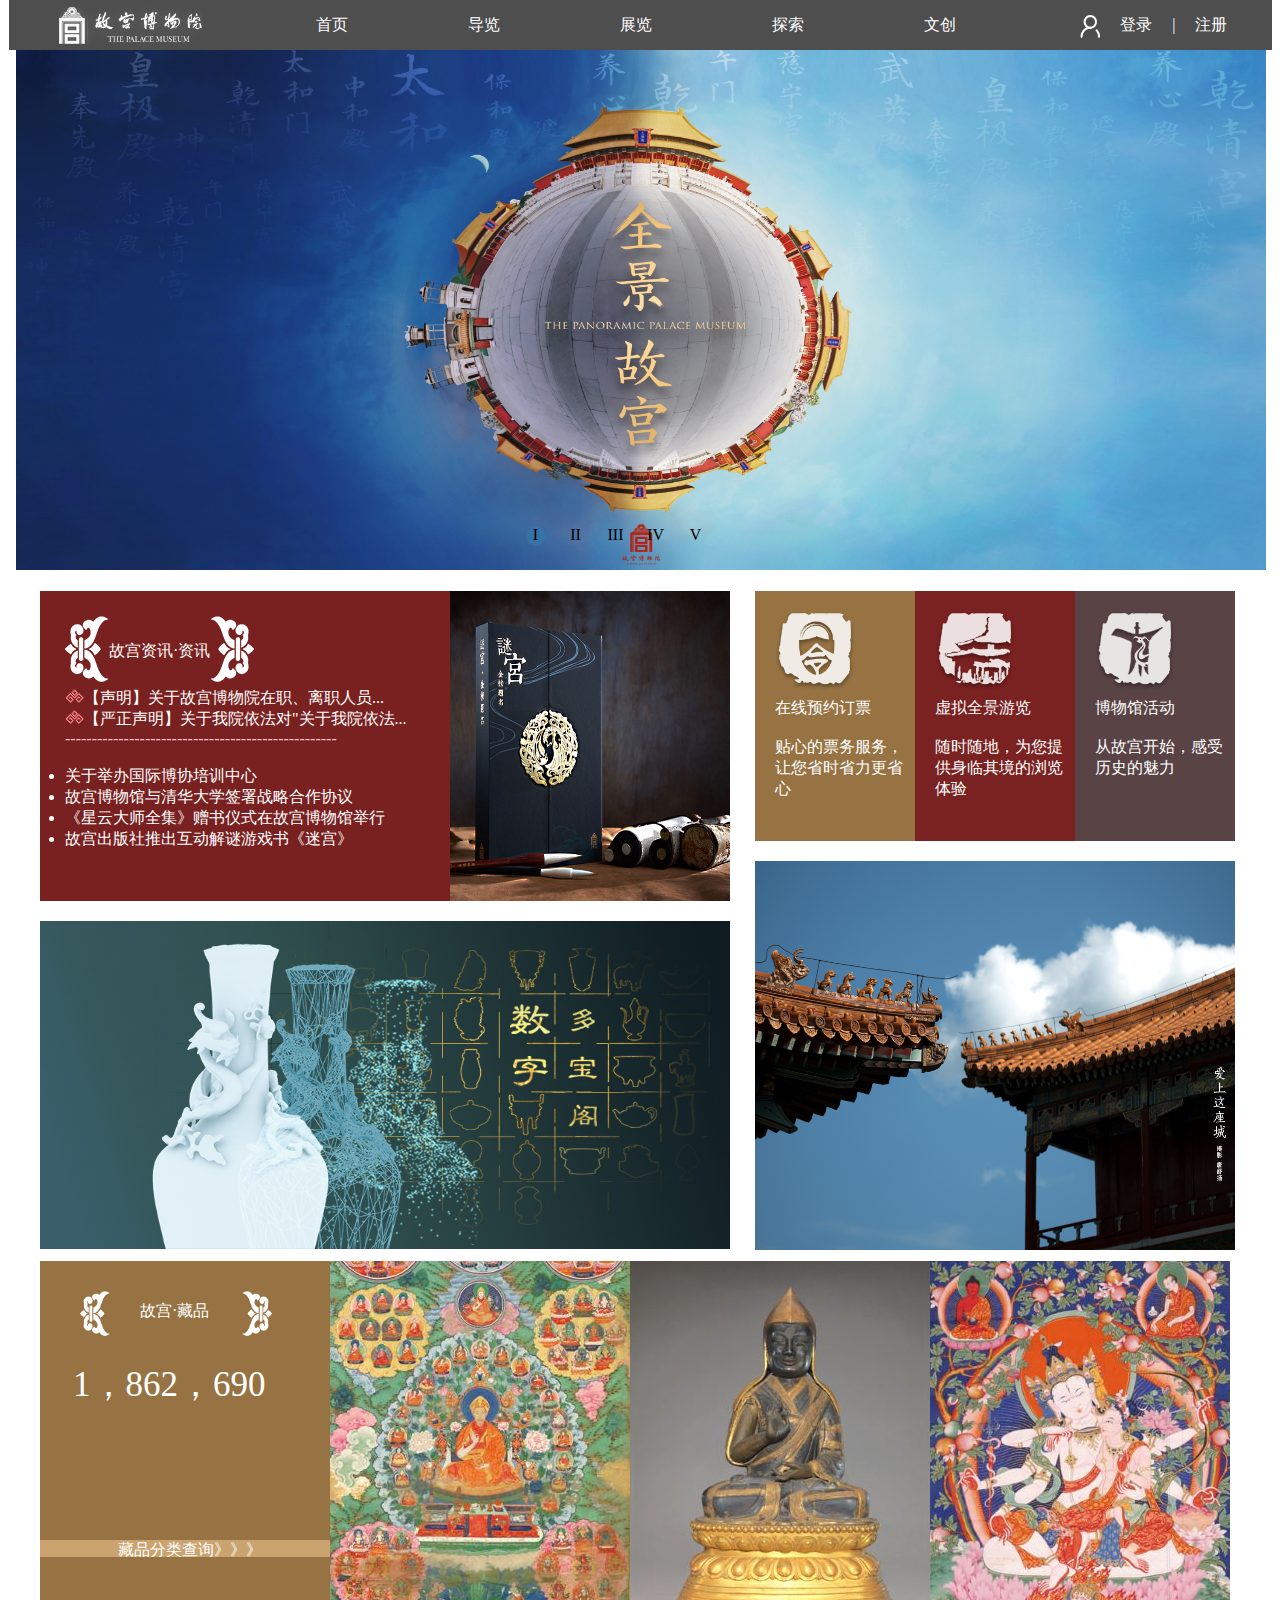
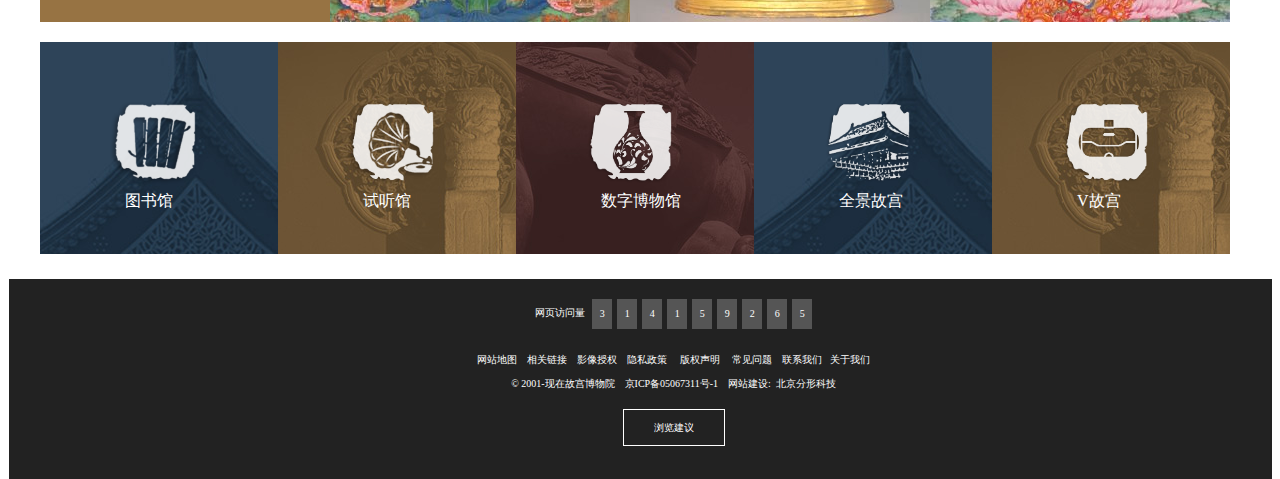
<file: index.html>
<!DOCTYPE html>
<html lang="en">
<head>
    <meta charset="UTF-8">
    <meta name="viewport" content="width=device-width, initial-scale=1.0">
    <meta http-equiv="X-UA-Compatible" content="ie=edge">
    <title>故宫</title>
    <link rel="stylesheet" href="homepage.css">
</head>
<body>
    <div id="all">
    <div id="container">
        <img id="logo" src="images/logo.png" alt=""> 
        <ul id="nav" style="list-style-type: none;">
            <li id="navC1"><a href="#">首页</a></li>
            <li id="navC2"><a href="palace.html">导览</a></li>
            <li id="navC3"><a href="exhibition.html">展览</a></li>
            <li id="navC4"><a href="final.html">探索</a></li>
            <li id="navC5"><a href="cultureInovation.html">文创</a></li>
        </ul>
        <ul id="clientInfo" style="list-style-type: none;">
            <li id="navC5"><img id="client" src="images/icon4.png" alt=""></li>
            <li><a href="#">登录</a></li>
            <li>|</li>
            <li><a href="#">注册</a></li>
        </ul>     
    </div>
    <div class="nav_detail" display="none" >
            <ul style="list-style-type: none;">
                <li ><img src="images/icon2.png" alt=""><a href="#">开放时间</a><img src="images/icon3.png" alt=""></li>
                <li ><img src="images/icon2.png" alt=""><a href="#">票务服务</a><img src="images/icon3.png" alt=""></li>
                <li ><img src="images/icon2.png" alt=""><a href="#">交通路线</a><img src="images/icon3.png" alt=""></li>
                <li ><img src="images/icon2.png" alt=""><a href="#">全景故宫</a><img src="images/icon3.png" alt=""></li>               
            </ul>
    </div>
    <div class="nav_detail" display="none">
            <ul style="list-style-type: none;">
                <li ><img src="images/icon2.png" alt=""><a href="#">近期展览</a><img src="images/icon3.png" alt=""></li>
                <li ><img src="images/icon2.png" alt=""><a href="#">专馆</a><img src="images/icon3.png" alt=""></li>
                <li ><img src="images/icon2.png" alt=""><a href="#">原状陈列</a><img src="images/icon3.png" alt=""></li>
                <li ><img src="images/icon2.png" alt=""><a href="#">赴外展览</a><img src="images/icon3.png" alt=""></li>               
            </ul>
    </div>
    <div class="nav_detail" display="none">
            <ul style="list-style-type: none;">
                <li ><img src="images/icon2.png" alt=""><a href="#">建筑</a><img src="images/icon3.png" alt=""></li>
                <li ><img src="images/icon2.png" alt=""><a href="#">藏品</a><img src="images/icon3.png" alt=""></li>
                <li ><img src="images/icon2.png" alt=""><a href="#">古籍</a><img src="images/icon3.png" alt=""></li>
                <li ><img src="images/icon2.png" alt=""><a href="#">文物医院</a><img src="images/icon3.png" alt=""></li>               
            </ul>
    </div>
    <div class="nav_detail" display="none">
            <ul style="list-style-type: none;">
                <li ><img src="images/icon2.png" alt=""><a href="#">故宫出版</a><img src="images/icon3.png" alt=""></li>
                <li ><img src="images/icon2.png" alt=""><a href="#">文化产品</a><img src="images/icon3.png" alt=""></li>
                <li ><img src="images/icon2.png" alt=""><a href="#">故宫壁纸</a><img src="images/icon3.png" alt=""></li>
                <li ><img src="images/icon2.png" alt=""><a href="#">故宫APP</a><img src="images/icon3.png" alt=""></li>               
            </ul>
    </div>

    <div id="head">
        <div class="box" id="box">
            <div class="slider" id="slider">
                <div class="slide"><img src="images/gug5.jpg" style="width:1250px; height:520px" alt=""/></div>
                <div class="slide"><img src="images/gug1.jpg" style="width:1250px; height:520px" alt=""/></div>
                <div class="slide"><img src="images/gug2.jpg" style="width:1250px; height:520px" alt=""/></div>
                <div class="slide"><img src="images/gug3.jpg" style="width:1250px; height:520px" alt=""/></div>
                <div class="slide"><img src="images/gug4.jpg" style="width:1250px; height:520px" alt=""/></div>
                <div class="slide"><img src="images/gug5.jpg" style="width:1250px; height:520px" alt=""/></div>
                <div class="slide"><img src="images/gug1.jpg" style="width:1250px; height:520px" alt=""/></div>
            </div>
            <ul class="headnav" id="headnav" style="list-style-type: none;">
                <li class="action">I</li>
                <li>II</li>
                <li>III</li>
                <li>IV</li>
                <li>V</li>
            </ul>
        </div>
    </div>

    <div id="mian">
        <div class="content" id="content">
            <div id="con_detail1">
                <div class="migong">
                    <div class="migong_word">
                        <div class="wor_d"><img src="images/icon2.png"/></div>
                        <div class="word"><a href="#">故宫资讯·资讯</a></div>
                        <div class="wor_d"><img src="images/icon3.png"/></div>
                        <div>
                        	<br/><br/><br/><br/><img src="images/png4.png"/><a href="#">【声明】关于故宫博物院在职、离职人员...</a><br/>
                        	<img src="images/png4.png"/><a href="#">【严正声明】关于我院依法对"关于我院依法...</a><br/>
                            <p style="color: pink">---------------------------------------------------</p><br/>
                            <ul class="a">
                            	<li><a href="#">关于举办国际博协培训中心</a></li>
                            	<li><a href="#">故宫博物馆与清华大学签署战略合作协议</a></li>
                            	<li><a href="#">《星云大师全集》赠书仪式在故宫博物馆举行</a></li>
                            	<li><a href="#">故宫出版社推出互动解谜游戏书《迷宫》</a></li>
                            </ul>
                        </div>
                    </div>
                    <div clsss="migong_photo"><img src="images/main2.jpg" style="width:280px;height:310px;" alt=""/></div>
                </div>
                <img src="images/main3.jpg" style="width:690px;height:328px;" alt=""/>
            </div>
            <div id="con_detail2">
                <div class="amazing">
                    <div class="amazing_one">
                        <div class="small_photo">
                            <img src="images/s5dce17a0d33ea.png" style="width:80px;height:80px;"/>
                            <p style="color: white;font-size: 20px;"><a href="#">在线预约订票</a></p><br/>
                            <p style="color: white;"><a href="#">贴心的票务服务，让您省时省力更省心</a></p>
                        </div>
                    </div>
                    <div class="amazing_two">
                        <div class="small_photo">
                            <img src="images/s5dce17a0d98f3.png" style="width:80px;height:80px;"/>
                            <p style="color: white;font-size: 20px;"><a href="#">虚拟全景游览</a></p><br/>
                            <p style="color: white;"><a href="#">随时随地，为您提供身临其境的浏览体验</a></p>
                        </div>
                    </div>
                    <div class="amazing_three">
                        <div class="small_photo">
                            <img src="images/s5dce17a0d9acf.png" style="width:80px;height:80px;"/>
                            <p style="color: white;font-size: 20px;"><a href="#">博物馆活动</a></p><br/>
                            <p style="color: white;"><a href="#">从故宫开始，感受历史的魅力</a></p>
                        </div>
                    </div>
                </div>
                <div class="non"><img src="images/gugongfour.jpg" style="width:480px;height:389px;" alt=""/></div>
            </div>
            <div class="content_photo">
                <div class="protect_one">
                    <div>
                    <div class="gug_cang1"><img src="images/icon2.png" style="width:30px;height:45px;"/></div>
                    <div class="gug_cang" style="color: white;font-size: 20px"><a href="#">故宫·藏品</a></div>
                    <div class="gug_cang2"><img src="images/icon3.png" style="width:30px;height:45px;"/></div>
                    </div>
                    <div class="sum" style="color: white;font-size: 35px">1，862，690</div>
                    <div class="enter" style="width:300px;color: white;font-size: 15px;font-family: 宋体;text-align: center;background-color: #caa36f;"><a href="#">藏品分类查询》》》</a></div>
                </div>
                <div class="protect_two" style="background-image: url(images/a.jpg);"></div>
                <div class="protect_three" style="background-image: url(images/b.jpg);"></div>
                <div class="protect_four" style="background-image: url(images/c.jpg);"></div>
            </div>
            <div class="ophoto">
                <div class="small" style="background-image: url(images/bg1.jpg);">
                    <div class="gug_photo" id="gug_photo"><img src="images/tu.png" style="width:90px;height:90px;"/></div>
                    <div class="gug_word" style="color: white;font-size: 16px;"><a href="#">图书馆</a></div>
                </div>
                <div class="small" style="background-image: url(images/bg2.jpg);">
                    <div class="gug_photo" id="gug_photo"><img src="images/shiting.png" style="width:90px;height:90px;"/></div>
                    <div class="gug_word" style="color: white;font-size: 16px;"><a href="#">试听馆</a></div>
                </div>
                <div class="small" style="background-image: url(images/bg3.jpg);">
                    <div class="gug_photo" id="gug_photo"><img src="images/shuzi.png" style="width:90px;height:90px;"/></div>
                    <div class="gug_word" style="color: white;font-size: 16px;"><a href="#">数字博物馆</a></div>
                </div>
                <div class="small" style="background-image: url(images/bg1.jpg);">
                    <div class="gug_photo" id="gug_photo"><img src="images/quanjing.png" style="width:90px;height:90px;"/></div>
                    <div class="gug_word" style="color: white;font-size: 16px;"><a href="#">全景故宫</a></div>
                </div>
                <div class="small" style="background-image: url(images/bg2.jpg);">
                    <div class="gug_photo" id="gug_photo"><img src="images/vgug.png" style="width:90px;height:90px;"/></div>
                    <div class="gug_word" style="color: white;font-size: 16px;"><a href="#">V故宫</a></div>
                </div>
            </div>           
        </div>
    </div>

    <div id="footContainer">
        <div id="foot">
        <p id="p1">网页访问量&nbsp;<span>3</span><span>1</span><span>4</span><span>1</span><span>5</span><span>9</span><span>2</span><span>6</span><span>5</span></p>
        <p id="p2"><a href="#">网站地图&nbsp;&nbsp;&nbsp;&nbsp;</a><a href="#">相关链接&nbsp;&nbsp;&nbsp;&nbsp;</a><a href="#">影像授权&nbsp;&nbsp;&nbsp;&nbsp;</a><a href="#">隐私政策&nbsp;&nbsp;&nbsp;&nbsp; </a><a href="#">版权声明&nbsp;&nbsp;&nbsp;&nbsp; </a><a href="#">常见问题&nbsp;&nbsp;&nbsp;&nbsp;</a><a href="#">联系我们&nbsp;&nbsp;</a><a href="#"> 关于我们 </a></p>
        <p id="p3">© 2001-现在故宫博物院&nbsp;&nbsp;&nbsp;&nbsp;京ICP备05067311号-1&nbsp;&nbsp;&nbsp;&nbsp;网站建设:&nbsp;&nbsp;北京分形科技</p>
        <p id="p4">浏览建议</p>
    </div>
    </div>
</div>
</body> 
<script src="homepage.js"></script>
</html>
</file>
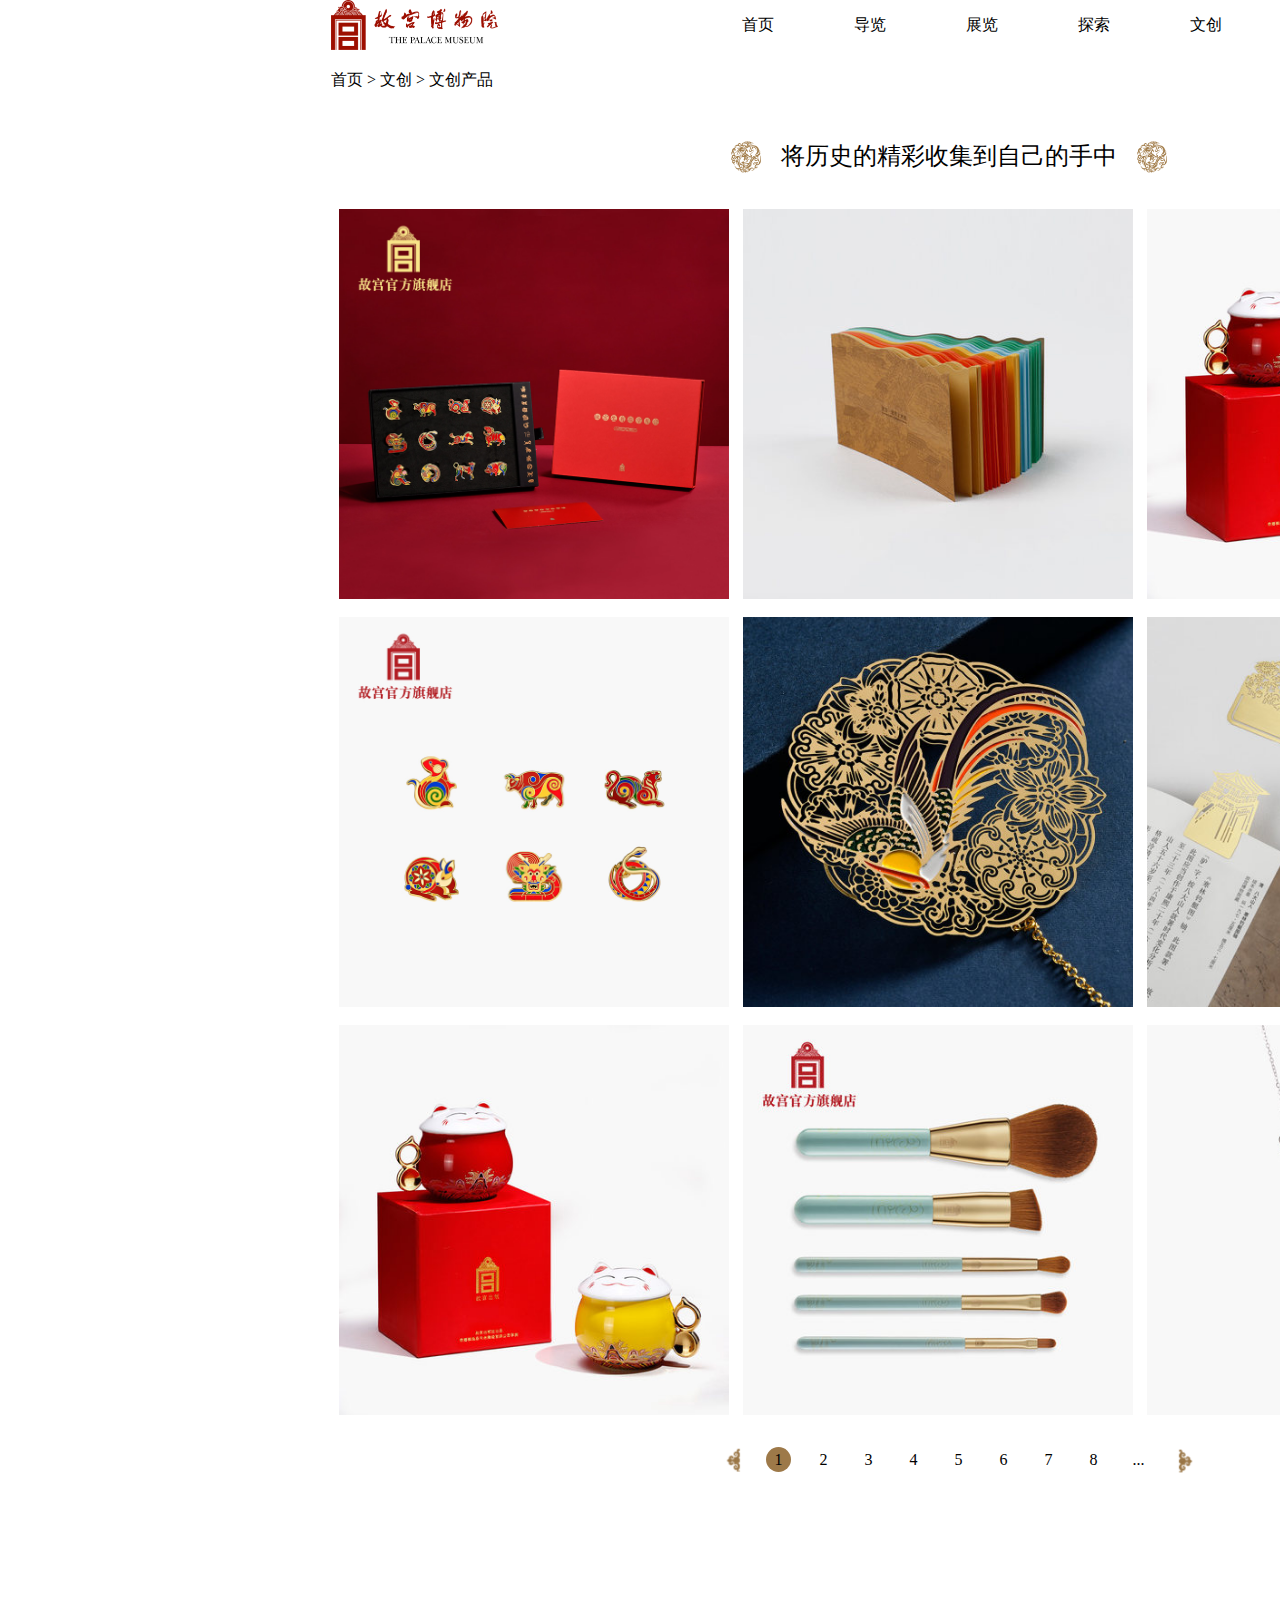
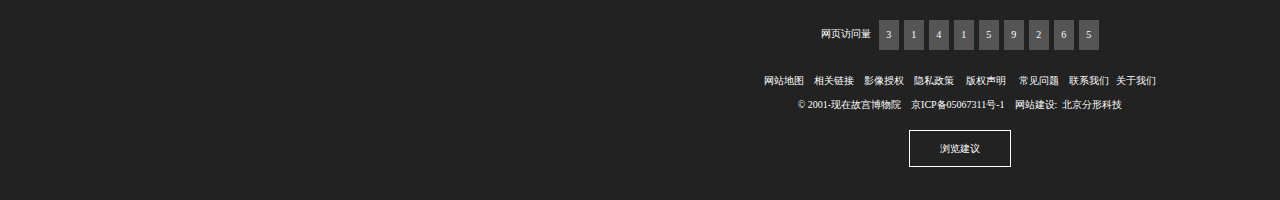
<file: cultureInovation.html>
<!DOCTYPE html>
<html lang="en">
<head>
    <meta charset="UTF-8">
    <meta name="viewport" content="width=device-width, initial-scale=1.0">
    <meta http-equiv="X-UA-Compatible" content="ie=edge">
    <title>故宫</title>
    <link rel="stylesheet" href="top.css">
    <link rel="stylesheet" href="cultureInovation.css">
    <script src="animate.js"></script>
</head>
<body>
    <div id="all">
    <div id="container">
        <div id="wrap">
        <img id="logo" src="images01/logo.png" alt=""> 
        <ul id="nav">
            <li id="navC1"><a href="index.html">首页</a></li>
            <li id="navC2"><a href="palace.html">导览</a></li>
            <li id="navC3"><a href="exhibition">展览</a></li>
            <li id="navC4"><a href="final.html">探索</a></li>
            <li id="navC5"><a href="cultureInovation.html">文创</a></li>
        </ul>
        <ul id="clientInfo">
            <li id="navC5"><img id="client" src="images01/iron4.png" alt=""></li>
            <li><a href="#">登录</a></li>
            <li>|</li>
            <li><a href="#">注册</a></li>
        </ul>     
    </div>
</div>
    <div class="nav_detail" display="none" >
            <ul >
                <li ><img src="images01/icon2.png" alt=""><a href="#">开放时间</a><img src="images01/icon3.png" alt=""></li>
                <li ><img src="images01/icon2.png" alt=""><a href="#">票务服务</a><img src="images01/icon3.png" alt=""></li>
                <li ><img src="images01/icon2.png" alt=""><a href="#">交通路线</a><img src="images01/icon3.png" alt=""></li>
                <li ><img src="images01/icon2.png" alt=""><a href="#">全景故宫</a><img src="images01/icon3.png" alt=""></li>               
            </ul>
    </div>
    <div class="nav_detail" display="none">
            <ul >
                <li ><img src="images01/icon2.png" alt=""><a href="#">近期展览</a><img src="images01/icon3.png" alt=""></li>
                <li ><img src="images01/icon2.png" alt=""><a href="#">专馆</a><img src="images01/icon3.png" alt=""></li>
                <li ><img src="images01/icon2.png" alt=""><a href="#">原状陈列</a><img src="images01/icon3.png" alt=""></li>
                <li ><img src="images01/icon2.png" alt=""><a href="#">赴外展览</a><img src="images01/icon3.png" alt=""></li>               
            </ul>
    </div>
    <div class="nav_detail" display="none">
            <ul >
                <li ><img src="images01/icon2.png" alt=""><a href="#">建筑</a><img src="images01/icon3.png" alt=""></li>
                <li ><img src="images01/icon2.png" alt=""><a href="#">藏品</a><img src="images01/icon3.png" alt=""></li>
                <li ><img src="images01/icon2.png" alt=""><a href="#">古籍</a><img src="images01/icon3.png" alt=""></li>
                <li ><img src="images01/icon2.png" alt=""><a href="#">文物医院</a><img src="images01/icon3.png" alt=""></li>               
            </ul>
    </div>
    <div class="nav_detail" display="none">
            <ul >
                <li ><img src="images01/icon2.png" alt=""><a href="#">故宫出版</a><img src="images01/icon3.png" alt=""></li>
                <li ><img src="images01/icon2.png" alt=""><a href="wenchuang.html">文化产品</a><img src="images01/icon3.png" alt=""></li>
                <li ><img src="images01/icon2.png" alt=""><a href="#">故宫壁纸</a><img src="images01/icon3.png" alt=""></li>
                <li ><img src="images01/icon2.png" alt=""><a href="#">故宫APP</a><img src="images01/icon3.png" alt=""></li>               
            </ul>
    </div>  
    <div id="body">
        <p id="navigation"><a href="#">首页&nbsp;>&nbsp;</a><a href="#">文创&nbsp;>&nbsp;</a><a href="#">文创产品</a></p>
        <p id="collectCar"><img class="collectPic2" src="images01/collect.png" alt=""><a href="#">我的收藏(0)</a></p>
        <div id="title"><img src="images01/iron5.png" alt=""><span>将历史的精彩收集到自己的手中</span><img src="images01/iron5.png" alt=""></div>
        <table id="list">
            <tr>
                <td ><a href="detail.html"><img class="display" src="images01/wc0801.jpg" alt=""></a><div class="collect"><img class="collectPic1" src="images01/collect.png" alt=""><span class="addToCollect">收藏</span></div></td>
                <td ><a href="detail.html"><img class="display" src="images01/wc0502.jpg" alt=""></a><div class="collect"><img class="collectPic1" src="images01/collect.png" alt=""><span class="addToCollect">收藏</span></div></td>
                <td ><a href="detail.html"><img class="display" src="images01/wc0201.jpg" alt=""></a><div class="collect"><img class="collectPic1" src="images01/collect.png" alt=""><span class="addToCollect">收藏</span></div></td>
            </tr> 
            <tr> 
                <td ><a href="detail.html"><img class="display" src="images01/wc0802.jpg" alt=""></a><div class="collect"><img class="collectPic1" src="images01/collect.png" alt=""><span class="addToCollect">收藏</span></div></td>
                <td ><a href="detail.html"><img class="display" src="images01/wc0603.jpg" alt=""></a><div class="collect"><img class="collectPic1" src="images01/collect.png" alt=""><span class="addToCollect">收藏</span></div></td>
                <td ><a href="detail.html"><img class="display" src="images01/wc0504.jpg" alt=""></a><div class="collect"><img class="collectPic1" src="images01/collect.png" alt=""><span class="addToCollect">收藏</span></div></td>
            </tr> 
            <tr> 
                <td ><a href="detail.html"><img class="display" src="images01/wc0201.jpg" alt=""></a><div class="collect"><img class="collectPic1" src="images01/collect.png" alt=""><span class="addToCollect">收藏</span></div></td>
                <td ><a href="detail.html"><img class="display" src="images01/wc0402.jpg" alt=""></a><div class="collect"><img class="collectPic1" src="images01/collect.png" alt=""><span class="addToCollect">收藏</span></div></td>
                <td ><a href="detail.html"><img class="display" src="images01/wc0303.jpg" alt=""></a><div class="collect"><img class="collectPic1" src="images01/collect.png" alt=""><span class="addToCollect">收藏</span></div></td>
            </tr>
        </table>
        <ul id="page">
            <li id="left"><img src="images01/iron8.png" alt=""></li>
            <li class="eachLi" id="selected"><a class="eachPage" href="#">1</a></li>
            <li class="eachLi"><a class="eachPage" href="#">2</a></li>
            <li class="eachLi"><a class="eachPage" href="#">3</a></li>
            <li class="eachLi"><a class="eachPage" href="#">4</a></li>
            <li class="eachLi"><a class="eachPage" href="#">5</a></li>
            <li class="eachLi"><a class="eachPage" href="#">6</a></li>
            <li class="eachLi"><a class="eachPage" href="#">7</a></li>
            <li class="eachLi"><a class="eachPage" href="#">8</a></li>
            <li ><a class="eachPage" href="#">...</a></li>
            <li id="right"><img src="images01/iron9.png" alt=""></li>
        </ul>
    </div> 
    <div id="footContainer">
        <div id="foot">
        <p id="p1">网页访问量&nbsp;<span>3</span><span>1</span><span>4</span><span>1</span><span>5</span><span>9</span><span>2</span><span>6</span><span>5</span></p>
        <p id="p2"><a href="#">网站地图&nbsp;&nbsp;&nbsp;&nbsp;</a><a href="#">相关链接&nbsp;&nbsp;&nbsp;&nbsp;</a><a href="#">影像授权&nbsp;&nbsp;&nbsp;&nbsp;</a><a href="#">隐私政策&nbsp;&nbsp;&nbsp;&nbsp; </a><a href="#">版权声明&nbsp;&nbsp;&nbsp;&nbsp; </a><a href="#">常见问题&nbsp;&nbsp;&nbsp;&nbsp;</a><a href="#">联系我们&nbsp;&nbsp;</a><a href="#"> 关于我们 </a></p>
        <p id="p3">© 2001-现在故宫博物院&nbsp;&nbsp;&nbsp;&nbsp;京ICP备05067311号-1&nbsp;&nbsp;&nbsp;&nbsp;网站建设:&nbsp;&nbsp;北京分形科技</p>
        <p id="p4">浏览建议</p>
    </div>
    </div>
</div>
</body>
<script src="top.js"></script>
<script src="cultureInovation.js"></script>
</html>
</file>
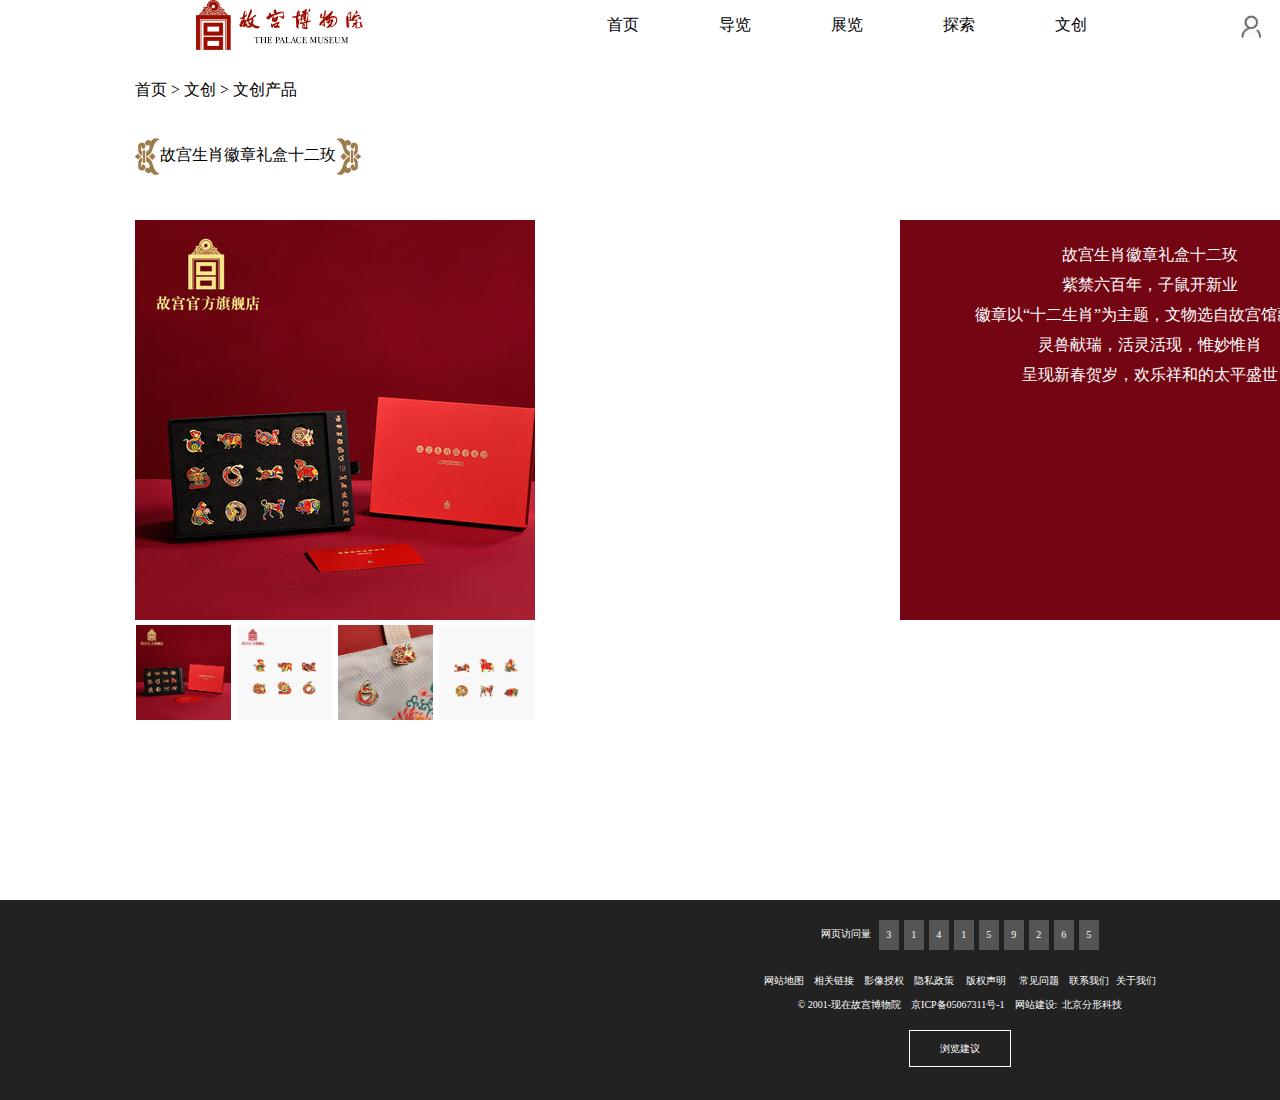
<file: detail.html>
<!DOCTYPE html>
<html lang="en">
<head>
    <meta charset="UTF-8">
    <meta name="viewport" content="width=device-width, initial-scale=1.0">
    <meta http-equiv="X-UA-Compatible" content="ie=edge">
    <title>Document</title>
    <link rel="stylesheet" href="detail.css">
    <link rel="stylesheet" href="top.css">
</head>
<body>        
                <div id="container">
                    <div id="crap">
                    <img id="logo" src="images01/logo.png" alt=""> 
                    <ul id="nav">
                        <li id="navC1"><a href="index.html">首页</a></li>
                        <li id="navC2"><a href="palace.html">导览</a></li>
                        <li id="navC3"><a href="exhibition.html">展览</a></li>
                        <li id="navC4"><a href="final.html">探索</a></li>
                        <li id="navC5"><a href="cultureInovation.html">文创</a></li>
                    </ul>
                    <ul id="clientInfo">
                        <li id="navC5"><img id="client" src="images01/iron4.png" alt=""></li>
                        <li><a href="#">登录</a></li>
                        <li>|</li>
                        <li><a href="#">注册</a></li>
                    </ul>     
                </div>
            </div>
                <div class="nav_detail" display="none" >
                        <ul >
                            <li ><img src="images01/icon2.png" alt=""><a href="#">开放时间</a><img src="images01/icon3.png" alt=""></li>
                            <li ><img src="images01/icon2.png" alt=""><a href="#">票务服务</a><img src="images01/icon3.png" alt=""></li>
                            <li ><img src="images01/icon2.png" alt=""><a href="#">交通路线</a><img src="images01/icon3.png" alt=""></li>
                            <li ><img src="images01/icon2.png" alt=""><a href="#">全景故宫</a><img src="images01/icon3.png" alt=""></li>               
                        </ul>
                </div>
                <div class="nav_detail" display="none">
                        <ul >
                            <li ><img src="images01/icon2.png" alt=""><a href="#">近期展览</a><img src="images01/icon3.png" alt=""></li>
                            <li ><img src="images01/icon2.png" alt=""><a href="#">专馆</a><img src="images01/icon3.png" alt=""></li>
                            <li ><img src="images01/icon2.png" alt=""><a href="#">原状陈列</a><img src="images01/icon3.png" alt=""></li>
                            <li ><img src="images01/icon2.png" alt=""><a href="#">赴外展览</a><img src="images01/icon3.png" alt=""></li>               
                        </ul>
                </div>
                <div class="nav_detail" display="none">
                        <ul >
                            <li ><img src="images01/icon2.png" alt=""><a href="#">建筑</a><img src="images01/icon3.png" alt=""></li>
                            <li ><img src="images01/icon2.png" alt=""><a href="#">藏品</a><img src="images01/icon3.png" alt=""></li>
                            <li ><img src="images01/icon2.png" alt=""><a href="#">古籍</a><img src="images01/icon3.png" alt=""></li>
                            <li ><img src="images01/icon2.png" alt=""><a href="#">文物医院</a><img src="images01/icon3.png" alt=""></li>               
                        </ul>
                </div>
                <div class="nav_detail" display="none">
                        <ul >
                            <li ><img src="images01/icon2.png" alt=""><a href="#">故宫出版</a><img src="images01/icon3.png" alt=""></li>
                            <li ><img src="images01/icon2.png" alt=""><a href="#">文化产品</a><img src="images01/icon3.png" alt=""></li>
                            <li ><img src="images01/icon2.png" alt=""><a href="#">故宫壁纸</a><img src="images01/icon3.png" alt=""></li>
                            <li ><img src="images01/icon2.png" alt=""><a href="#">故宫APP</a><img src="images01/icon3.png" alt=""></li>               
                        </ul>
                </div>
                
            <div id="body">
    <div id="bodyContent">
    <p id="navigation"><a href="index.html">首页&nbsp;>&nbsp;</a><a href="cultureInovation.html">文创&nbsp;>&nbsp;</a><a href="#">文创产品</a></p>
    <p id="name"><img src="images01/public-icon3.png" alt=""><span>故宫生肖徽章礼盒十二玫</span><img src="images01/public-icon4.png" alt=""></p>    
    <div id="bigAndSmall">
        <div id="small"><img src="images01/wc080102.jpg" alt="">
        <div id="slider"></div>
        </div>
        <div id="big"><img id="bigPic" src="images01/wc0801.jpg" alt=""></div>
        <div id="smallPic">
                <img src="images01/wc080102.jpg">
                <img src="images01/wc080202.jpg"  >
                <img src="images01/wc080302.jpg"  >
                <img src="images01/wc080402.jpg"  >
        </div>
    </div>
    <div id="info">
        <span>故宫生肖徽章礼盒十二玫</span>
        <span>紫禁六百年，子鼠开新业</span>
        <span>徽章以“十二生肖”为主题，文物选自故宫馆藏文物</span>
        <span>灵兽献瑞，活灵活现，惟妙惟肖</span>
        <span>呈现新春贺岁，欢乐祥和的太平盛世</span>
    </div>
</div>
</div>
    <div id="footContainer">
            <div id="foot">
            <p id="p1">网页访问量&nbsp;<span>3</span><span>1</span><span>4</span><span>1</span><span>5</span><span>9</span><span>2</span><span>6</span><span>5</span></p>
            <p id="p2"><a href="#">网站地图&nbsp;&nbsp;&nbsp;&nbsp;</a><a href="#">相关链接&nbsp;&nbsp;&nbsp;&nbsp;</a><a href="#">影像授权&nbsp;&nbsp;&nbsp;&nbsp;</a><a href="#">隐私政策&nbsp;&nbsp;&nbsp;&nbsp; </a><a href="#">版权声明&nbsp;&nbsp;&nbsp;&nbsp; </a><a href="#">常见问题&nbsp;&nbsp;&nbsp;&nbsp;</a><a href="#">联系我们&nbsp;&nbsp;</a><a href="#"> 关于我们 </a></p>
            <p id="p3">© 2001-现在故宫博物院&nbsp;&nbsp;&nbsp;&nbsp;京ICP备05067311号-1&nbsp;&nbsp;&nbsp;&nbsp;网站建设:&nbsp;&nbsp;北京分形科技</p>
            <p id="p4">浏览建议</p>
        </div>
        </div>
</body>
<script src="detail.js"></script>
<script src="top.js"></script>
</html>
</file>
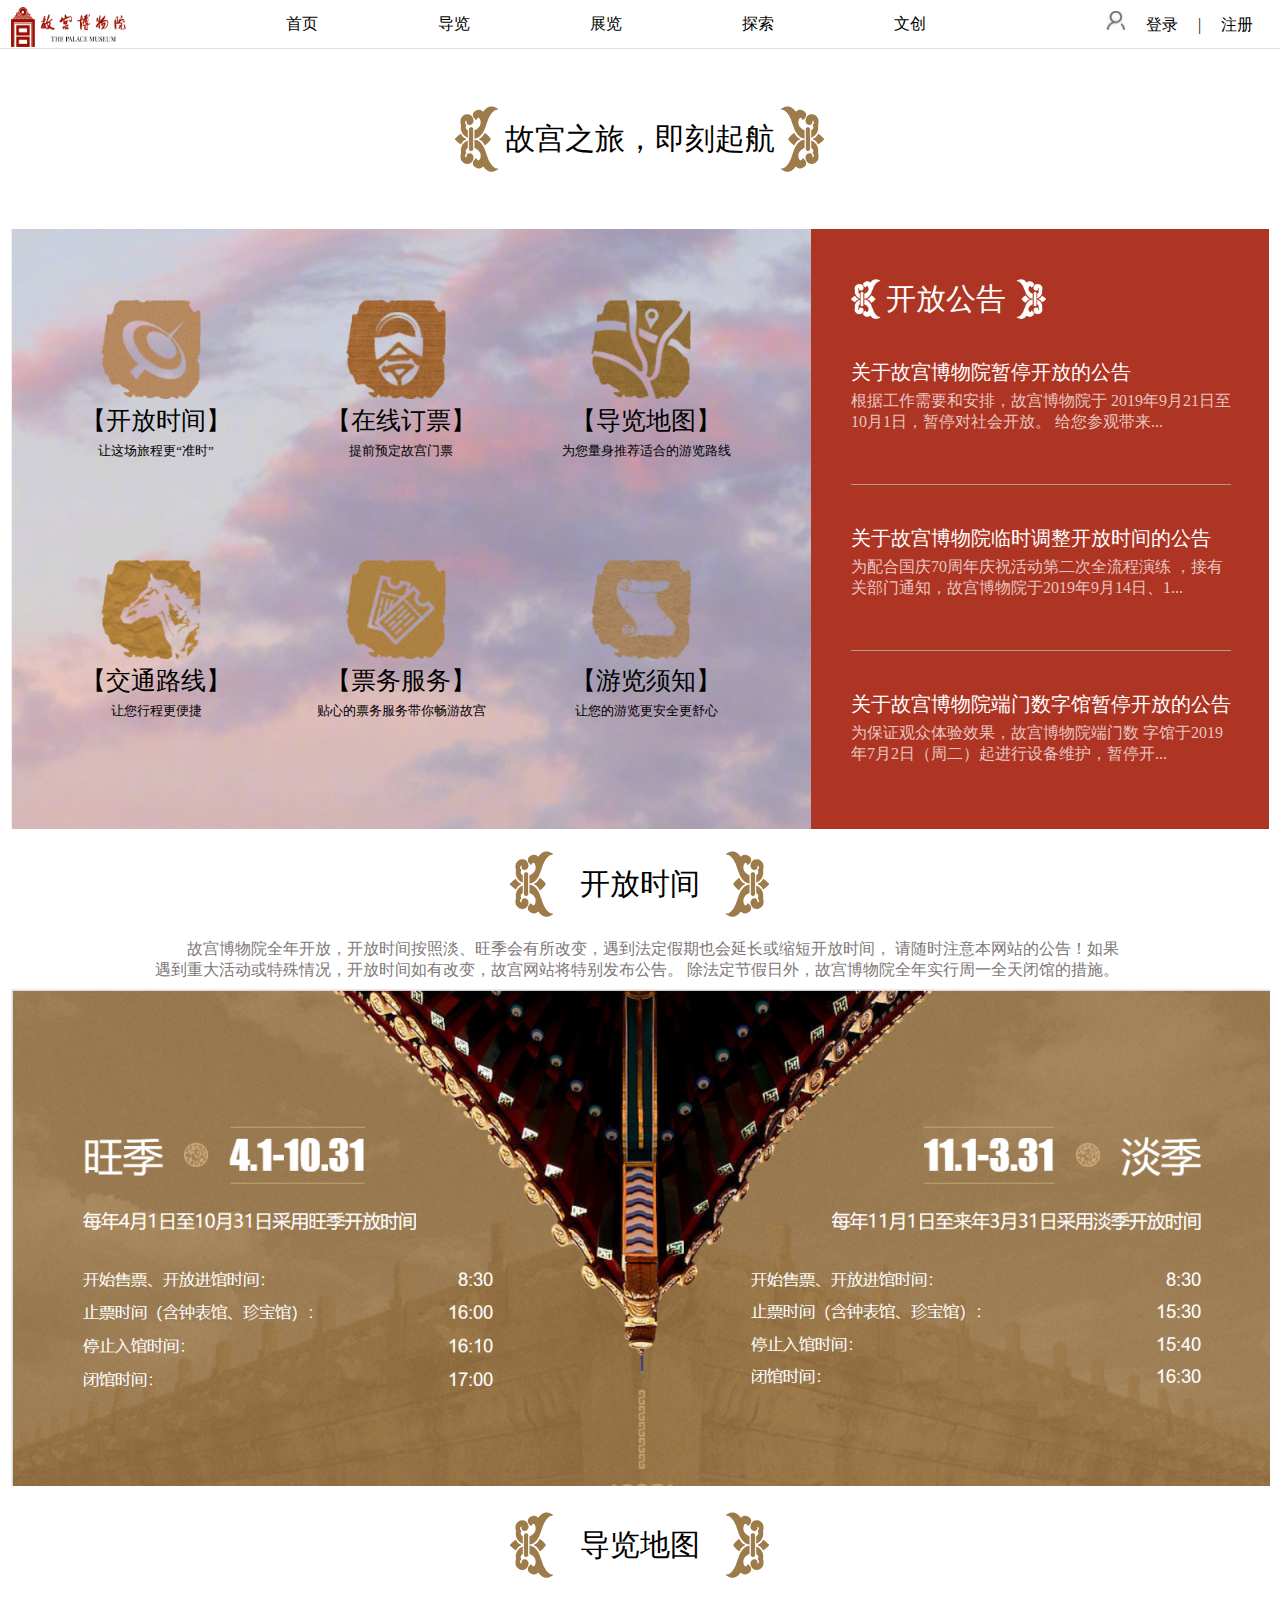
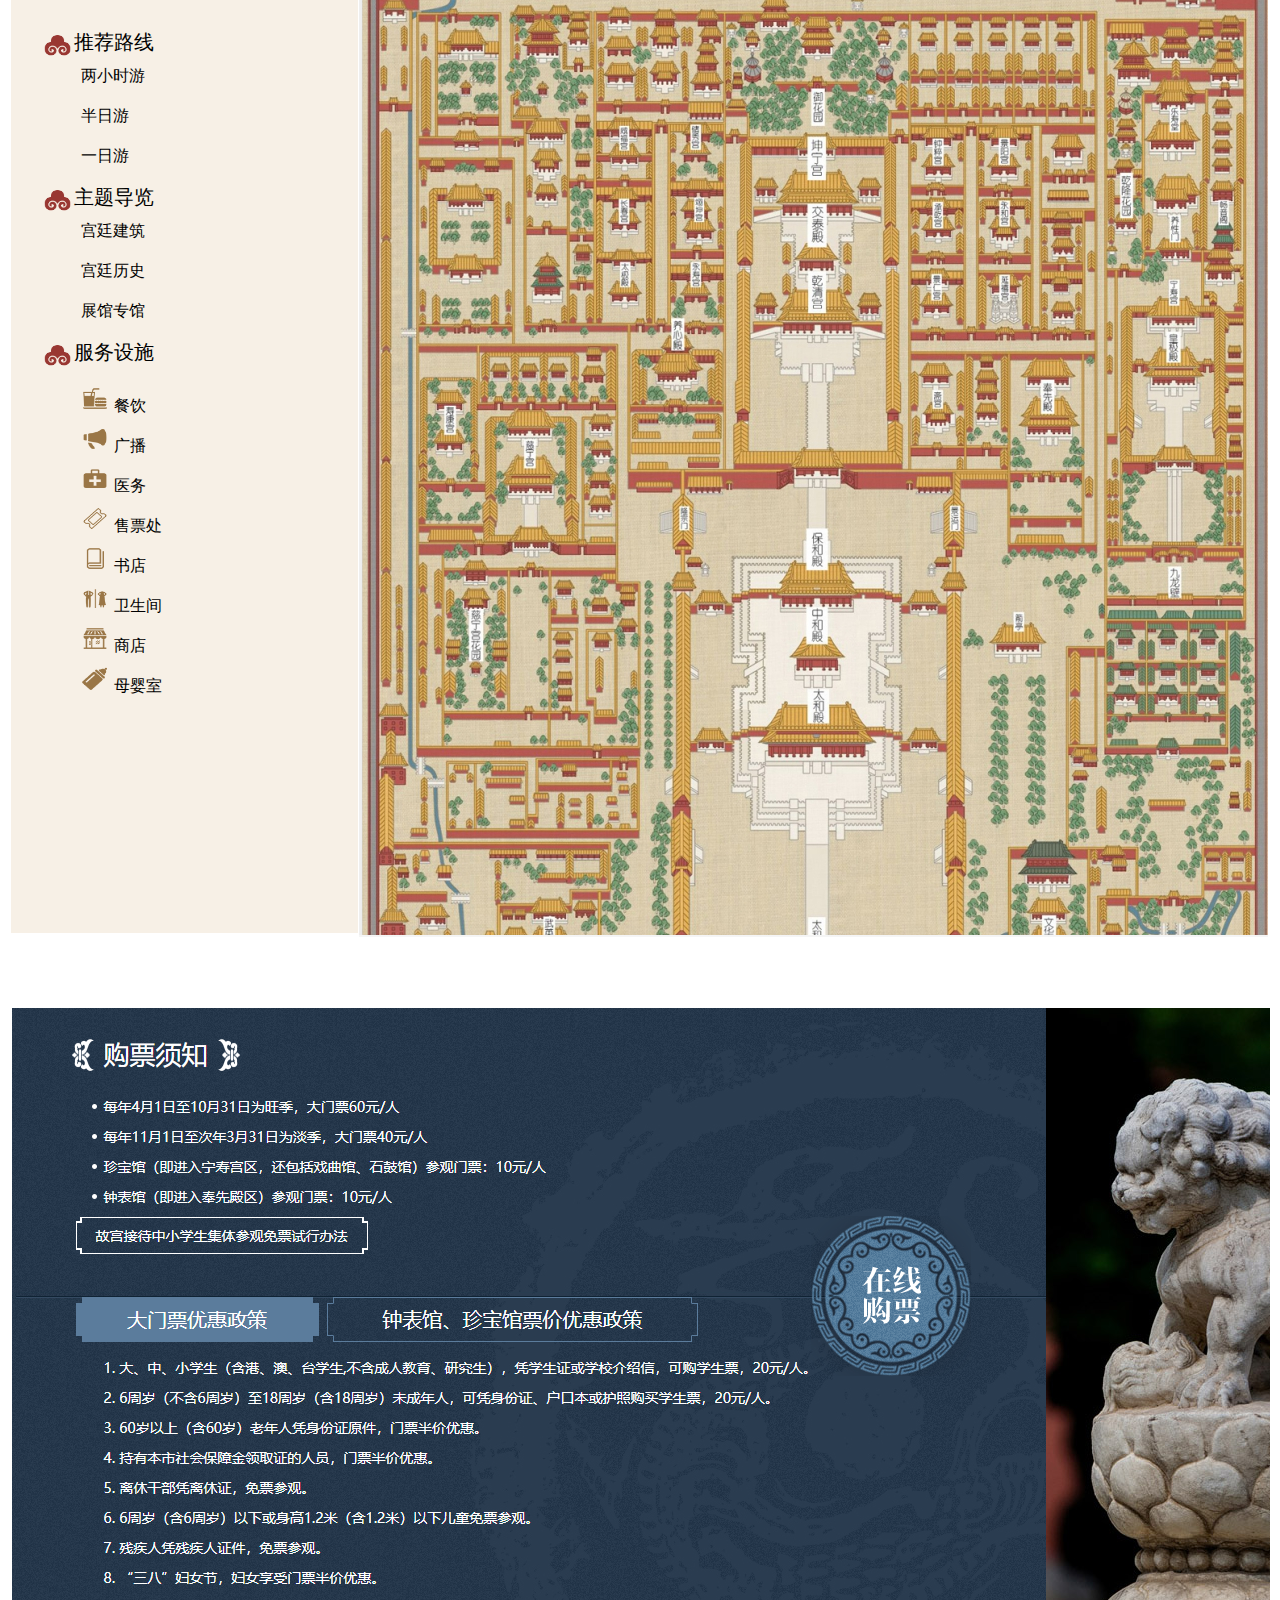
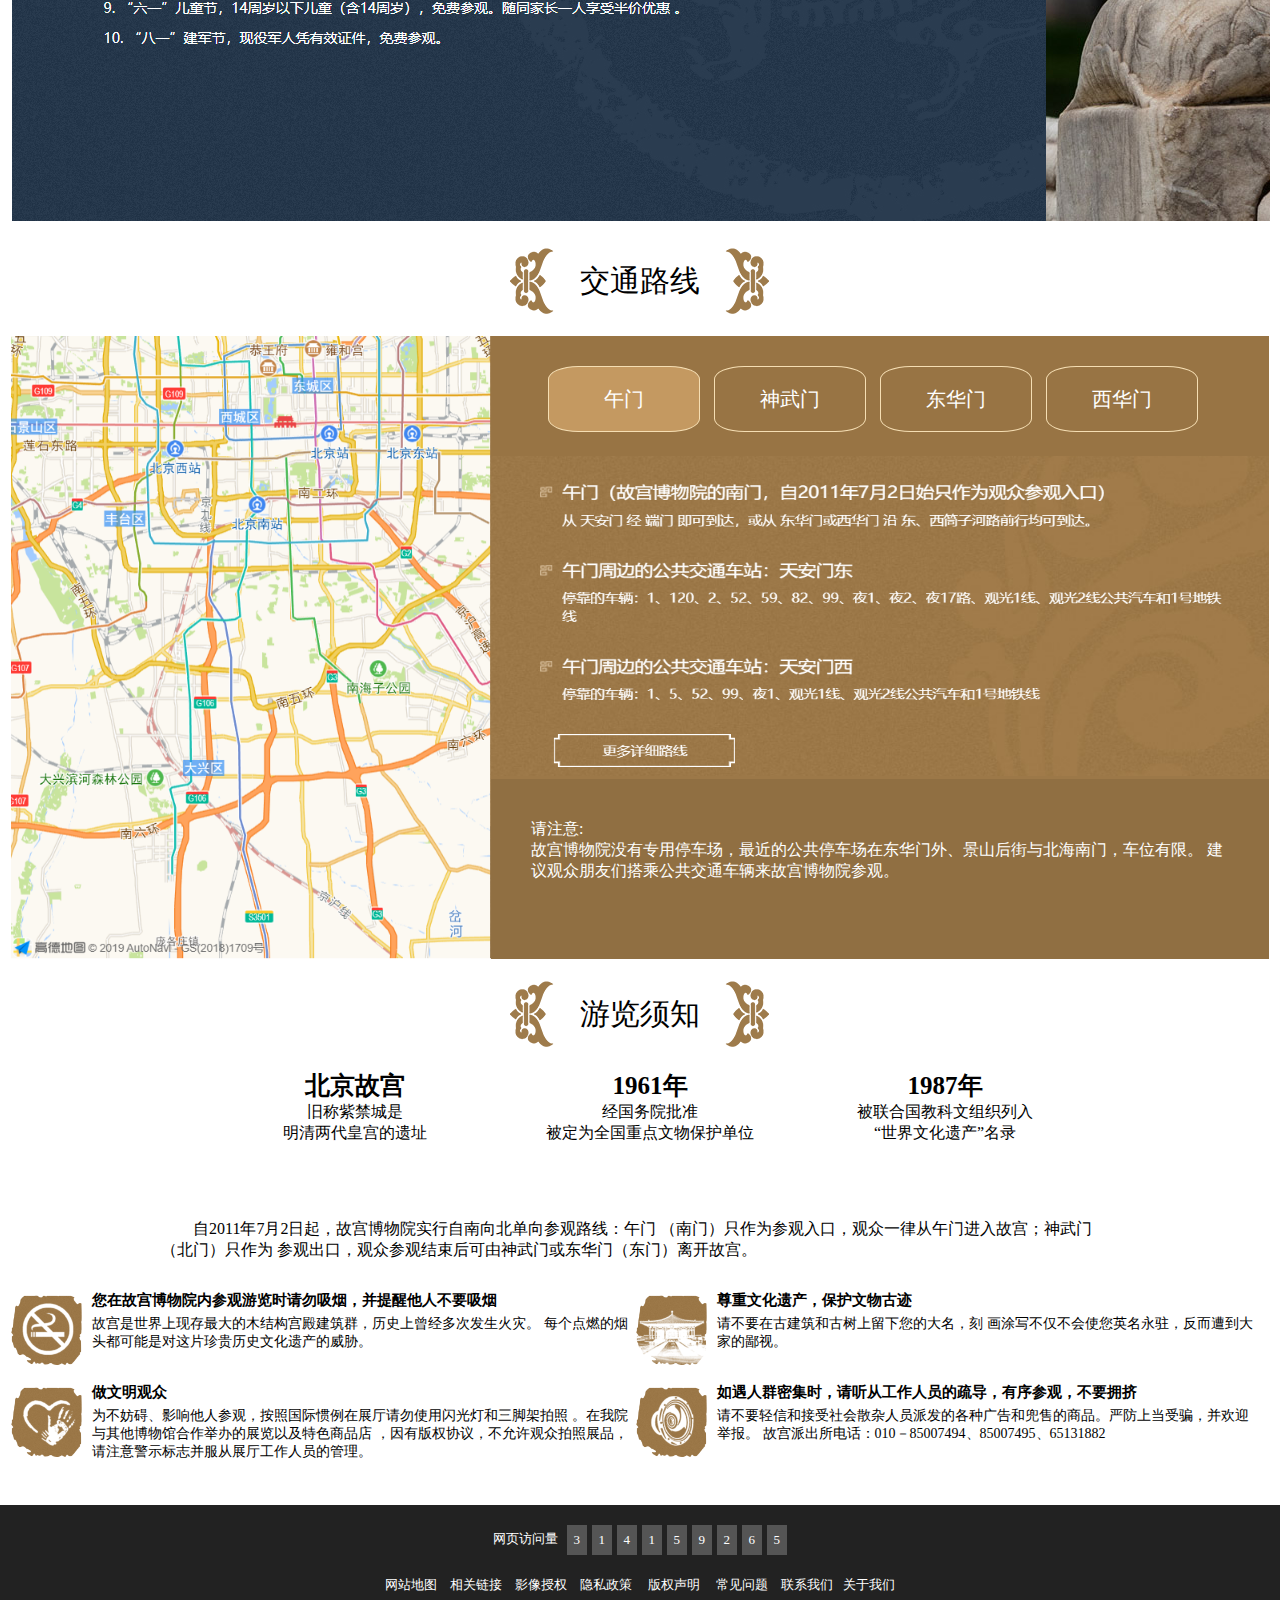
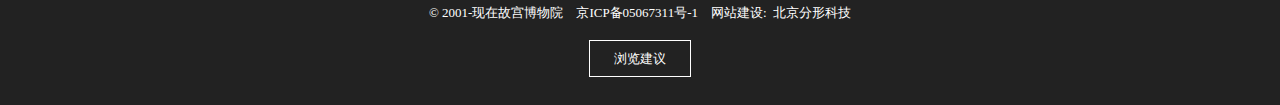
<file: palace.html>
<!DOCTYPE html>
<html lang="en">
<head>
    <meta charset="UTF-8">
    <meta name="viewport" content="width=device-width, initial-scale=1.0">
    <meta http-equiv="X-UA-Compatible" content="ie=edge">
    <title>导览-故宫博物院</title>
    <link rel="stylesheet" href="palace.css">
    <script src="palace.js"></script>
</head>
<body>
    <div class="header">
        <div id="container1">
        	<div class="logo">
            	<img src="images03/博物馆.png" alt="">
       	 	</div>
       	 	<div class="nav_main">
	            <ul id="nav1">
	                <li id="navC1"><a href="index.html">首页</a></li>
	                <li id="navC2"><a href="palace.html">导览</a></li>
	                <li id="navC3"><a href="exhibition.html">展览</a></li>
	                <li id="navC4"><a href="final.html">探索</a></li>
	                <li id="navC5"><a href="cultureInovation.html">文创</a></li>
	            </ul>
       		</div>
       		<div class="logOn">
	            <ul id="clientInfo">
	                <li id="navC5"><img id="client" src="images03/用户.png" alt=""></li>
	                <li><a href="#">登录</a></li>
	                <li>|</li>
	                <li><a href="#">注册</a></li>
	            </ul> 
        	</div>    
        </div>
        <div class="nav_detail" display="none">
            <ul>
                <li><img src="images03/public-icon1.png" alt=""><a onclick="jump('#f1')">开放时间</a><img src="images03/public-icon2.png" alt=""></li>
                <li><img src="images03/public-icon1.png" alt=""><a onclick="jump('#f2')">导览地图</a><img src="images03/public-icon2.png" alt=""></li>
                <li><img src="images03/public-icon1.png" alt=""><a onclick="jump('#f3')">交通路线</a><img src="images03/public-icon2.png" alt=""></li>
                <li><img src="images03/public-icon1.png" alt=""><a onclick="jump('#f4')">游览须知</a><img src="images03/public-icon2.png" alt=""></li>               
            </ul>
        </div>
        <div class="nav_detail" display="none">
            <ul>
                <li><img src="images03/public-icon1.png" alt=""><a href="#">近期展览</a><img src="images03/public-icon2.png" alt=""></li>
                <li><img src="images03/public-icon1.png" alt=""><a href="#">专馆</a><img src="images03/public-icon2.png" alt=""></li>
                <li><img src="images03/public-icon1.png" alt=""><a href="#">原状陈列</a><img src="images03/public-icon2.png" alt=""></li>
                <li><img src="images03/public-icon1.png" alt=""><a href="#">赴外展览</a><img src="images03/public-icon2.png" alt=""></li>               
            </ul>
        </div>
        <div class="nav_detail" display="none">
            <ul>
                <li><img src="images03/public-icon1.png" alt=""><a href="#">建筑</a><img src="images03/public-icon2.png" alt=""></li>
                <li><img src="images03/public-icon1.png" alt=""><a href="#">藏品</a><img src="images03/public-icon2.png" alt=""></li>
                <li><img src="images03/public-icon1.png" alt=""><a href="#">古籍</a><img src="images03/public-icon2.png" alt=""></li>
                <li><img src="images03/public-icon1.png" alt=""><a href="#">文物医院</a><img src="images03/public-icon2.png" alt=""></li>               
            </ul>
        </div>
        <div class="nav_detail" display="none">
            <ul>
                <li><img src="images03/public-icon1.png" alt=""><a href="#">故宫出版</a><img src="images03/public-icon2.png" alt=""></li>
                <li><img src="images03/public-icon1.png" alt=""><a href="#">文化产品</a><img src="images03/public-icon2.png" alt=""></li>
                <li><img src="images03/public-icon1.png" alt=""><a href="#">故宫壁纸</a><img src="images03/public-icon2.png" alt=""></li>
                <li><img src="images03/public-icon1.png" alt=""><a href="#">故宫APP</a><img src="images03/public-icon2.png" alt=""></li>               
            </ul>
        </div>
    </div>
    
    <div class="all">
        <div class="title1" >
            <p>故宫之旅，即刻起航</p>
            <img src="images03/public-icon4.png" class="img2">
        </div>
        <div class="title1Body">
            <ul class="body1">
                <li>
                    <a href="#">
                        <img src="images03/time.png">
                        <p class="word1">【开放时间】</p>
                        <p class="word2">让这场旅程更“准时”</p>
                    </a>
                    
                </li>
                <li>
                    <a href="#">
                        <img src="images03/ticket.png">
                        <p class="word1">【在线订票】</p>
                        <p class="word2">提前预定故宫门票</p>
                    </a>
                    
                </li>
                <li>
                    <a href="#">
                        <img src="images03/path.png">
                        <p class="word1">【导览地图】</p>
                        <p class="word2">为您量身推荐适合的游览路线</p>
                    </a>
                    
                </li>
                <li>
                    <a href="#">
                        <img src="images03/horse.png">
                        <p class="word1">【交通路线】</p>
                        <p class="word2">让您行程更便捷</p>
                    </a>
                   
                </li>
                <li>
                    <a href="#">
                        <img src="images03/serve.png">
                        <p  class="word1">【票务服务】</p>
                        <p class="word2">贴心的票务服务带你畅游故宫</p>
                    </a>
                    
                </li>
                <li>
                    <a href="#">
                        <img src="images03/inform.png">
                        <p  class="word1">【游览须知】</p>
                        <p class="word2">让您的游览更安全更舒心</p>
                    </a>
                    
                </li>
            </ul>
            <ul class="body2">
                <div>
                    <img src="images03/public-icon1.png">
                    <p class="one">开放公告</p>
                    <img id="two" src="images03/public-icon2.png">
                </div>
                <li>
                    <a href="#">关于故宫博物院暂停开放的公告</a>
                    <p>根据工作需要和安排，故宫博物院于
                        2019年9月21日至10月1日，暂停对社会开放。 给您参观带来...</p>
                </li>
                <li>
                    <a href="#">关于故宫博物院临时调整开放时间的公告</a>
                    <p>为配合国庆70周年庆祝活动第二次全流程演练
                        ，接有关部门通知，故宫博物院于2019年9月14日、1...</p>
                </li>
                <li>
                    <a href="#">关于故宫博物院端门数字馆暂停开放的公告</a>
                    <p>为保证观众体验效果，故宫博物院端门数
                        字馆于2019年7月2日（周二）起进行设备维护，暂停开...</p>
                </li>

            </ul>
        </div>
        <div class="title2" id="f1">
            <p>开放时间</p>
            <img src="images03/public-icon4.png" class="img3">
        </div>
        <div class="title2Body">
            <p class="essay">
                故宫博物院全年开放，开放时间按照淡、旺季会有所改变，遇到法定假期也会延长或缩短开放时间，
                请随时注意本网站的公告！如果遇到重大活动或特殊情况，开放时间如有改变，故宫网站将特别发布公告。
                除法定节假日外，故宫博物院全年实行周一全天闭馆的措施。
            </p>
            <div>
                <img src="images03/open.png">
            </div>
        </div>
        <div class="title3" id="f2">
            <p>导览地图</p>
            <img src="images03/public-icon4.png" class="img4">
        </div>
        <div class="title3Body">
            <div class="body3">
                <p>
                    <img src="images03/list_dragon1 (1).png">
                    <a href="#">推荐路线</a>
                </p>
                <ul class="body31"></ul>
                    <li><a href="#">两小时游</a></li>
                    <li><a href="#">半日游</a></li>
                    <li><a href="#">一日游</a></li>
                </ul>
                
                <p>
                    <img src="images03/list_dragon1 (1).png">
                    <a href="#">主题导览</a>
                </p>
                <ul  class="body32"></ul>
                    <li><a href="#">宫廷建筑</a></li>
                    <li><a href="#">宫廷历史</a></li>
                    <li><a href="#">展馆专馆</a></li>

                </ul>
                
                <p>
                    <img src="images03/list_dragon1 (1).png">
                    <a href="#">服务设施</a>
                </p>
                <ul class="body33">
                    <li><a href="#"><img src="images03/icon1.png">餐饮</a></li>
                    <li><a href="#"><img src="images03/icon3.png">广播</a></li>
                    <li><a href="#"><img src="images03/icon4.png">医务</a></li>
                    <li><a href="#"><img src="images03/icon5.png">售票处</a></li>
                    <li><a href="#"><img src="images03/icon6.png">书店</a></li>
                    <li><a href="#"><img src="images03/icon11.png">卫生间</a></li>
                    <li><a href="#"><img src="images03/icon13.png">商店</a></li>
                    <li><a href="#"><img src="images03/icon14.png">母婴室</a></li>
                </ul>
            </div>
            <div class="body4">
                <img src="images03/map2.png">
            </div>
        </div>
        <div class="title4Body">
            <img src="images03/QQ截图20191220160023.png">
        </div>
        <div class="title5" id="f3">
            <p>交通路线</p>
            <img src="images03/public-icon4.png" class="img5">
        </div>
        <div class="title5Body">
            <div class="body5">
                <img src="images03/gaode.png">
            </div>
            <div class="body6">
                <div class="contain" id="contain">
                    <div class="picture"><img src="./images03/door4.png"></div>
                    <div class="picture"><img src="./images03/door1.png"></div>
                    <div class="picture"><img src="./images03/door2.png"></div>
                    <div class="picture"><img src="./images03/door3.png"></div>
                    <div class="picture"><img src="./images03/door4.png"></div>
                    <div class="picture"><img src="./images03/door1.png"></div>
                </div>
                <ul class="nav" id="nav">
                    <li class="change">午门</li>
                    <li>神武门</li>
                    <li>东华门</li>
                    <li>西华门</li>
                </ul>
            </div>
            <div class="body62">
                <p>请注意:</p>
                <p>故宫博物院没有专用停车场，最近的公共停车场在东华门外、景山后街与北海南门，车位有限。
                    建议观众朋友们搭乘公共交通车辆来故宫博物院参观。 </p>
            </div>
        </div>
        <div class="title6" id="f4">
            <p>游览须知</p>
            <img src="images03/public-icon4.png" class="img6">
        </div>
        <div class="title6Body">
            <ul>
                <li>
                    <b>北京故宫</b>
                    <p>
                        旧称紫禁城是<br>
                        明清两代皇宫的遗址
                    </p>
                </li>
                <li>
                    <b>
                        1961年
                    </b>
                    <p>
                        经国务院批准<br>
                        被定为全国重点文物保护单位
                    </p>
                </li>
                <li>
                    <b>1987年</b>
                    <p>
                        被联合国教科文组织列入<br>
                        “世界文化遗产”名录
                    </p>
                </li>
            </ul>
            <p class="know">
                自2011年7月2日起，故宫博物院实行自南向北单向参观路线：午门
                （南门）只作为参观入口，观众一律从午门进入故宫；神武门（北门）只作为
                参观出口，观众参观结束后可由神武门或东华门（东门）离开故宫。
            </p>
            <div class="list">
                <ul>
                    <li>
                        <div class="image"><img src="images03/smoke.png"></div>
                            <h2>您在故宫博物院内参观游览时请勿吸烟，并提醒他人不要吸烟</h2>
                            <p>故宫是世界上现存最大的木结构宫殿建筑群，历史上曾经多次发生火灾。
                                每个点燃的烟头都可能是对这片珍贵历史文化遗产的威胁。
                            </p>
                    </li>
                    <li>
                        <div class="image"><img src="images03/cuture.png"></div class="image">
                        <h2>尊重文化遗产，保护文物古迹</h2>
                        <p>请不要在古建筑和古树上留下您的大名，刻
                            画涂写不仅不会使您英名永驻，反而遭到大家的鄙视。
                        </p>
                    </li>
                    <li>
                        <div class="image"><img src="images03/audience.png"></div>
                        <h2>做文明观众</h2>
                        <p>为不妨碍、影响他人参观，按照国际惯例在展厅请勿使用闪光灯和三脚架拍照
                            。在我院与其他博物馆合作举办的展览以及特色商品店
                            ，因有版权协议，不允许观众拍照展品，请注意警示标志并服从展厅工作人员的管理。
                        </p>
                    </li>
                    <li>
                        <div class="image"><img src="images03/horn.png"></div>
                        <h2>如遇人群密集时，请听从工作人员的疏导，有序参观，不要拥挤</h2>
                        <p>请不要轻信和接受社会散杂人员派发的各种广告和兜售的商品。严防上当受骗，并欢迎举报。
                            故宫派出所电话：010－85007494、85007495、65131882
                        </p>
                    </li>
                </ul>
            </div>
        </div>
    </div>
    <div id="footContainer">
        <div id="foot">
            <p id="p1">网页访问量&nbsp;<span>3</span><span>1</span><span>4</span><span>1</span><span>5</span><span>9</span><span>2</span><span>6</span><span>5</span></p>
            <p id="p2"><a href="#">网站地图&nbsp;&nbsp;&nbsp;&nbsp;</a><a href="#">相关链接&nbsp;&nbsp;&nbsp;&nbsp;</a><a href="#">影像授权&nbsp;&nbsp;&nbsp;&nbsp;</a><a href="#">隐私政策&nbsp;&nbsp;&nbsp;&nbsp; </a><a href="#">版权声明&nbsp;&nbsp;&nbsp;&nbsp; </a><a href="#">常见问题&nbsp;&nbsp;&nbsp;&nbsp;</a><a href="#">联系我们&nbsp;&nbsp;</a><a href="#"> 关于我们 </a></p>
            <p id="p3">© 2001-现在故宫博物院&nbsp;&nbsp;&nbsp;&nbsp;京ICP备05067311号-1&nbsp;&nbsp;&nbsp;&nbsp;网站建设:&nbsp;&nbsp;北京分形科技</p>
            <p id="p4">浏览建议</p>
        </div>
    </div>
</body>
<script>
    function jump(arg){
        location.hash = arg;
    }
</script>
</html>
</file>
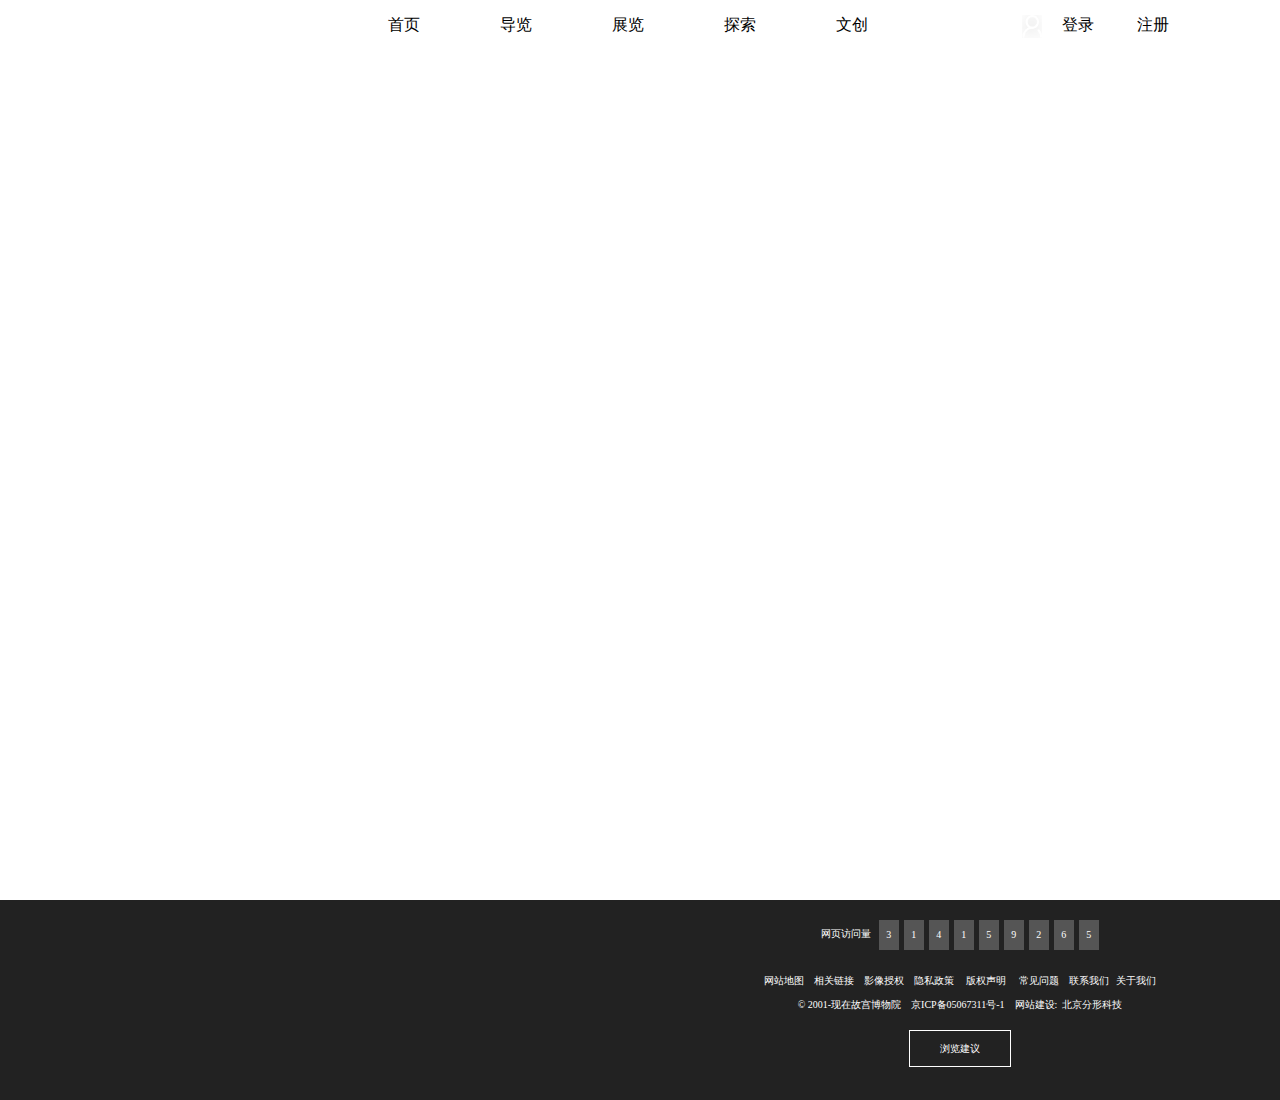
<file: top.html>
<!DOCTYPE html>
<html lang="en">
<head>
    <meta charset="UTF-8">
    <meta name="viewport" content="width=device-width, initial-scale=1.0">
    <meta http-equiv="X-UA-Compatible" content="ie=edge">
    <title>故宫</title>
    <link rel="stylesheet" href="top.css">
</head>
<body>
    <div id="all">
    <div id="container">
        <img id="logo" src="images/logo.png" alt=""> 
        <ul id="nav">
            <li id="navC1"><a href="#">首页</a></li>
            <li id="navC2"><a href="#">导览</a></li>
            <li id="navC3"><a href="#">展览</a></li>
            <li id="navC4"><a href="#">探索</a></li>
            <li id="navC5"><a href="#">文创</a></li>
        </ul>
        <ul id="clientInfo">
            <li id="navC5"><img id="client" src="images/icon4.png" alt=""></li>
            <li><a href="#">登录</a></li>
            <li>|</li>
            <li><a href="#">注册</a></li>
        </ul>     
    </div>
    <div class="nav_detail" display="none" >
            <ul >
                <li ><img src="images/icon2.png" alt=""><a href="#">开放时间</a><img src="images/icon3.png" alt=""></li>
                <li ><img src="images/icon2.png" alt=""><a href="#">票务服务</a><img src="images/icon3.png" alt=""></li>
                <li ><img src="images/icon2.png" alt=""><a href="#">交通路线</a><img src="images/icon3.png" alt=""></li>
                <li ><img src="images/icon2.png" alt=""><a href="#">全景故宫</a><img src="images/icon3.png" alt=""></li>               
            </ul>
    </div>
    <div class="nav_detail" display="none">
            <ul >
                <li ><img src="images/icon2.png" alt=""><a href="#">近期展览</a><img src="images/icon3.png" alt=""></li>
                <li ><img src="images/icon2.png" alt=""><a href="#">专馆</a><img src="images/icon3.png" alt=""></li>
                <li ><img src="images/icon2.png" alt=""><a href="#">原状陈列</a><img src="images/icon3.png" alt=""></li>
                <li ><img src="images/icon2.png" alt=""><a href="#">赴外展览</a><img src="images/icon3.png" alt=""></li>               
            </ul>
    </div>
    <div class="nav_detail" display="none">
            <ul >
                <li ><img src="images/icon2.png" alt=""><a href="#">建筑</a><img src="images/icon3.png" alt=""></li>
                <li ><img src="images/icon2.png" alt=""><a href="#">藏品</a><img src="images/icon3.png" alt=""></li>
                <li ><img src="images/icon2.png" alt=""><a href="#">古籍</a><img src="images/icon3.png" alt=""></li>
                <li ><img src="images/icon2.png" alt=""><a href="#">文物医院</a><img src="images/icon3.png" alt=""></li>               
            </ul>
    </div>
    <div class="nav_detail" display="none">
            <ul >
                <li ><img src="images/icon2.png" alt=""><a href="#">故宫出版</a><img src="images/icon3.png" alt=""></li>
                <li ><img src="images/icon2.png" alt=""><a href="#">文化产品</a><img src="images/icon3.png" alt=""></li>
                <li ><img src="images/icon2.png" alt=""><a href="#">故宫壁纸</a><img src="images/icon3.png" alt=""></li>
                <li ><img src="images/icon2.png" alt=""><a href="#">故宫APP</a><img src="images/icon3.png" alt=""></li>               
            </ul>
    </div>
    <div id="footContainer">
        <div id="foot">
        <p id="p1">网页访问量&nbsp;<span>3</span><span>1</span><span>4</span><span>1</span><span>5</span><span>9</span><span>2</span><span>6</span><span>5</span></p>
        <p id="p2"><a href="#">网站地图&nbsp;&nbsp;&nbsp;&nbsp;</a><a href="#">相关链接&nbsp;&nbsp;&nbsp;&nbsp;</a><a href="#">影像授权&nbsp;&nbsp;&nbsp;&nbsp;</a><a href="#">隐私政策&nbsp;&nbsp;&nbsp;&nbsp; </a><a href="#">版权声明&nbsp;&nbsp;&nbsp;&nbsp; </a><a href="#">常见问题&nbsp;&nbsp;&nbsp;&nbsp;</a><a href="#">联系我们&nbsp;&nbsp;</a><a href="#"> 关于我们 </a></p>
        <p id="p3">© 2001-现在故宫博物院&nbsp;&nbsp;&nbsp;&nbsp;京ICP备05067311号-1&nbsp;&nbsp;&nbsp;&nbsp;网站建设:&nbsp;&nbsp;北京分形科技</p>
        <p id="p4">浏览建议</p>
    </div>
    </div>
</div>
</body> 
<script src="top.js"></script>
</html>
</file>
<file: homepage.css>
/*
页首和页尾
 */
*{
    margin: 0;
    padding:0;
}
#all{
    width: 1263px;
    margin: 0 auto;
}
a{
    text-decoration: none;
    font-size:16px;
    color:white;
}
#container{
    width: 1263px;
    /* text-align: center; */
    height: 50px;
    background-color: #222222;
    opacity: 0.8;
}
#logo{
    margin-left: 50px;
    height: 50px;
}
#nav{
    margin-left:50px;
    display: inline-block;
    overflow: hidden;
}
#nav li{
    height: 50px;
    float: left;
    line-height: 50px;
    padding:0px 60px;
}
#clientInfo{
    margin-left:50px;
    display: inline-block;
}
#clientInfo img{
    display: inline-block;
    width: 20px;
    margin-top:15px;
}
#clientInfo li{
    height: 50px;
    float: left;
    line-height: 50px;
    padding:0px 10px;
    color:white;
}
#clientInfo li:hover a{
    color:#9D7949;
}
#nav li:hover a{
    color:#9D7949;
}
.nav_detail li{
    height: 50px;
    float: left;
    line-height: 50px;
    padding:0px 50px;
}
.nav_detail li a:hover{
    color:rgb(250, 212, 162);
}
.nav_detail{
    height: 50px;
    background-color: #9D7949;
    opacity: 0.8;
    padding-left: 250px;
    position:relative;
    top:0px;
    display: none;
    z-index: 999;
}
.nav_detail li img{
    display: inline-block;
    width: 15px;
    vertical-align: middle;
    margin:0 10px;
}
#footContainer{
    width: 1263px;
    height:200px;
    background-color: #222222;
    text-align: center;
}
#foot{
    margin-left: 150px;
    width: 1030px;
    color:white;
}
#p1,#p3,#p4{
    display: block;
    font-size: 10px;
    color:white;
    margin: 0 auto;
}
#p2 a{
    font-size: 10px;
}
#p1 ,#p2{
    padding-top:20px;
}
#p3{
    padding-top:10px;
}
#p1 span{
    display:inline-block;
    margin-left: 5px;
    width: 20px;
    height: 30px;
    text-align: center;
    line-height: 30px;
    background-color: #555;
    vertical-align: middle;
}
#p4{
    margin-top:18px;
    line-height: 35px;
    height: 35px;
    width: 100px;
    border:1px solid white;
}
/*
head部分
 */
#head{
    width: 1250px;
}
.box{
    width: 1250px;
    height: 521px;
    margin-left: 7px;
    position: relative;
    overflow: hidden;
}
.slider{
    width: 8750px;
    position: absolute;
    left: -1250px;
}
.slide{
    width: 1250px;
    overflow: hidden;
    float: left; 
}
.slide img{
    transition: all 2.9s;
}
.slide img:hover{  
    transform: scale(1.2);  
}
.headnav{
    position: absolute;
    left: 500px;
    bottom: 25px;
}
.headnav>li{
    float: left;
    width: 20px;
    height: 20px;
    cursor: pointer;
    margin: 0 10px;
    border-radius: 50%;
    text-align: center;
}
.headnav .action{
    background: #3672a6;
}

#con_detail1 img{
    transition: all 0.8s;
}
#con_detail1 img:hover{  
    transform: scale(1.2);  
}
.non{
    width:480px;
    height:389px;
    overflow: hidden;
}
.non img{
    transition: all 0.8s;
}
.non img:hover{  
    transform: scale(1.2);  
}
/*
main部分
 */
#main{
    width: 1200px;
}
.content{
    width: 1200px;
    height: 1275px;
    margin: 0 auto;
    margin-top: 20px;
    margin-bottom: 13px;
    position: relative;
}
#con_detail1{
    width: 700px;
    height: 670px;
    float: left;
    margin-right: 15px;
    overflow: hidden;
}
#con_detail2{
    width: 480px;
    height: 670px;
    float: left;
}
.migong{
    width: ;
}
.migong_word{
    width: 360px;
    height: 260px;
    float: left;
    color: white;
    padding: 25px;
    margin-bottom: 20px;
    background-color: #792120;
}
.migong_photo{
    float: left;
}
.word{
    font-size: 25px;
    margin-top: 18px;
    float: left;
}
.wor_d{
    float: left;
}
.amazing{
    width: 480px;
    height: 250px;
    margin-bottom: 20px;
}
.amazing_one{
    width: 160px;
    height: 250px;
    background-color: #977343;
    float: left;
}
.amazing_two{
    width: 160px;
    height: 250px;
    background-color: #7a2221;
    float: left;
}
.amazing_three{
    width: 160px;
    height: 250px;
    background-color: #594345;
    float: left;
}
.small_photo{
    margin-top: 20px;
    margin-left: 20px;
}
.content_photo{
    width: 1200px;
    height: 361px;
}
.protect_one{
    width: 290px;
    height: 361px;
    float: left;
    background-color: #977343;
}
.gug_cang1{
    float: left;
    margin-left: 40px;
    margin-top: 30px;
}
.gug_cang{
    float: left;
    margin-left: 30px;
    margin-top: 37px;
}
.gug_cang2{
    float: left;
    margin-left: 33px;
    margin-top: 30px;
}
.sum{
    margin-top: 100px;
    margin-left: 33px;
}
.enter{
    height: 17px;
    margin-top: 132px;
}
.protect_two{
    width: 300px;
    height: 361px;
    float: left;
    overflow: hidden;
}
.protect_three{
    width: 300px;
    height: 361px;
    float: left;
    overflow: hidden;
}
.protect_four{
    width: 300px;
    height: 361px;
    float: left;
    overflow: hidden;
}
.ophoto{
    margin-top: 690px;
    width: 1190px;
    height: 212px;
}
.small{
    width: 238px;
    height: 212px;
    float: left;
}
.gug_photo{
    margin-left: 70px;
    margin-top: 55px;
}
.gug_word{
    margin-left: 85px;
}
</file>
<file: top.css>
*{
    margin: 0;
    padding:0;
}
body{
    max-width: 1920px;
    margin:0 auto;
    min-width: 1528px;
}

li{
    list-style-type: none;
}
a{
    text-decoration: none;
    font-size:16px;
    color:white;
}
#container{
    width: 1920px;
    height: 50px;
    margin:0 auto;
    background-color: #fff;
    /* opacity: 0.8; */
    min-width: 1528px;
}
#container a{
    color:black;
}
#crap{
    width: 1528px;
    margin:0 auto;
    
}
#logo{
    height: 50px;
    margin-right:200px;
}
#nav{
    display: inline-block;
    overflow: hidden;
}
#nav li{
    height: 50px;
    float: left;
    line-height: 50px;
    padding:0px 40px;
}
#clientInfo{
    margin-left:100px;
    display: inline-block;
}
#clientInfo img{
    display: inline-block;
    width: 20px;
    margin-top:15px;
}
#clientInfo li{
    height: 50px;
    float: left;
    line-height: 50px;
    padding:0px 10px;
    color:white;
}
#clientInfo li:hover a{
    color:#9D7949;
}
#nav li:hover a{
    color:#9D7949;
}
.nav_detail li{
    height: 50px;
    float: left;
    line-height: 50px;
    padding:0px 50px;
}
.nav_detail li a:hover{
    color:rgb(250, 212, 162);
}
.nav_detail{
    height: 50px;
    background-color: #9D7949;
    opacity: 0.8;
    padding-left: 250px;
    position:relative;
    top:0px;
    display: none;
    z-index: 999;
}
.nav_detail li img{
    display: inline-block;
    width: 15px;
    vertical-align: middle;
    margin:0 10px;
}
#footContainer{
    width: 1920px;
    height:200px;
    background-color: #222222;
    text-align: center;
    position: absolute;
    top:900px;
}
#foot{
   margin:0 auto;
    width: 1528px;
    color:white;
}
#p1,#p3,#p4{
    display: block;
    font-size: 10px;
    color:white;
    margin: 0 auto;
}
#p2 a{
    font-size: 10px;
}
#p1 ,#p2{
    padding-top:20px;
}
#p3{
    padding-top:10px;
}
#p1 span{
    display:inline-block;
    margin-left: 5px;
    width: 20px;
    height: 30px;
    text-align: center;
    line-height: 30px;
    background-color: #555;
    vertical-align: middle;
}
#p4{
    margin-top:18px;
    line-height: 35px;
    height: 35px;
    width: 100px;
    border:1px solid white;
}
</file>
<file: cultureInovation.css>
#all{
    width: 1920px;
    margin:0 auto;
    position: relative;
}
#body{
    position: absolute;
    top:50px;
    left:331px;
    width: 1258x;
    /* text-align: center; */
}
#wrap{
    width: 1258px;
    margin:0 auto;
}
#navigation{
    margin:20px 0px;
    display: inline-block;
}
#navigation a{
    color:black
}
#navigation a:hover{
    color:#9D7949;
}
#title{
    /* margin-top:50px;
    margin-bottom: 20px;
    margin-left: 500px; */
    margin:20px 380px;
    width: 500px;
    height: 50px;
    font-size: 24px;
    color:black;
    line-height: 50px;
}
#title img{
    margin:10px 20px;
    width: 30px;
    vertical-align: top;
}
.display{
    width: 390px;
    margin:6px;
}
td{
    position: relative;
}
.collectPic1{
    margin-top:12px;
    margin-right: 10px;
    width: 20px;
    vertical-align: top;
    cursor: pointer;
}
.collect{
    height: 45px;
    width: 390px;
    background-color: #000;
    opacity: 0.6;
    position: absolute;
    left:6px;
    bottom: 10px;
    z-index: 999;
    color:white;
    line-height: 45px;
    font-size: 16px;
    text-align: center;
    opacity: 0;
}
#collectCar{
    width: 160px;
    height: 50px;
    margin:15px 90px;
    display: inline-block;
    position:absolute;
    right:0px;
    display: inline-block;
    background-color:#AF1D24;
    border-radius: 10px;
    line-height:50px;
    color:white;
    opacity: 0.9;

}
.collectPic2{
    margin-top:12px;
    margin-right:10px;
    margin-left: 15px;
    width: 25px;
    vertical-align: top;

}
.collectPic2 a{
    font-size: 16px;
}
#page{
    display: inline-block;
    margin:20px 380px;
}
#page li{
    width: 25px;
    height: 25px;
    border-radius: 25px;
    margin:0 10px;
    text-align: center;
    float: left;
    list-style-type:none;
    line-height: 25px;
}
#page li a{
    color:#000;
    font-size: 16px;
}
#page li img{
   width: 20px;
   cursor: pointer;
} 
#selected{
    width: 25px;
    height: 25px;
    border-radius: 25px;
    margin:0 10px;
    text-align: center;
    float: left;
    list-style-type:none;
    line-height: 25px;
    background-color:#9D7949;
}
#footContainer{
    width: 1920px;
    height:200px;
    position: absolute;
    top:1600px;
    background-color: #222222;
    text-align: center;
}
#foot{
    width: 1520px;
    color:white;
}
#p1,#p3,#p4{
    display: block;
    font-size: 10px;
    color:white;
    margin: 0 auto;
}
#p2 a{
    font-size: 10px;
}
#p1 ,#p2{
    padding-top:20px;
}
#p3{
    padding-top:10px;
}
#p1 span{
    display:inline-block;
    margin-left: 5px;
    width: 20px;
    height: 30px;
    text-align: center;
    line-height: 30px;
    background-color: #555;
    vertical-align: middle;
}
#p4{
    margin-top:18px;
    line-height: 35px;
    height: 35px;
    width: 100px;
    border:1px solid white;
}
</file>
<file: detail.css>
#all{
    width: 1920px;
    margin:0 auto;
}
#bodyContent{
    width:1258px;
    margin:0 auto;
    /* position: relative; */
}
#bigAndSmall{
    width: 1200px;
    height: 400px;
    margin-top:20px;
    position: absolute;
    top:200px;
}
#small{
    position: relative;
    width: 400px;
    height: 400px;
    display:inline-block;
    overflow: hidden;
}
#slider{
    width: 200px;
    height: 200px;
    background-color: #fff;
    opacity: 0.5;
    position:absolute;
    top:0;
    left:0;
    z-index: 3;
    display: none;
    cursor: move;
     filter:alpha(opacity=40);
}
#big{
    margin-left: 6px;
    width: 400px;
    height: 400px;
    display: inline-block;
    overflow:hidden;
    position: relative;
    position:absolute;
    display: none;
    z-index: 3;
}
#bigPic{
    position:absolute;
    top:0;
    left:0;
}
#smallPic img{
    padding:1px;
    width: 95px;
    cursor: pointer;
}
#bigpic{
    margin-top:20px;
    width: 415px;
}

.pb{
background-color: #000;
}
#navigation{
    margin-top:20px;
    display: inline-block;
    position: absolute;
    top:60px;
}
#navigation a{
    color:black
}
#navigation a:hover{
    color:#9D7949;
}
#name{
    position: absolute;
    top:130px;
    line-height: 50px;
}
#name img{
    width: 25px;
    vertical-align: middle;   
}
#info{
    width: 460px;
    height: 360px;
    position: absolute;
    top:220px;
    left:900px;
    background-color:#740613;
    padding:20px;
    text-align: center;

}
#info span{
    display: block;
    color:white;
    line-height: 30px;
    font-size: 18x;

}
</file>
<file: palace.css>
*{
    padding:0;
    margin:0;
}
li{
    list-style: none;
}
a{
    text-decoration: none;
}
.header{
	height: 48px;
	border-bottom: 1px solid #e3e3e3;
	position: relative;
	margin: 0 auto;
}
.header a{
    color:black;
}
#container1{
    width: 1258px;
    height: 48px;
    color: #000;
    background-color: #fff;
    margin: 0 auto;
}
.logo img{
	width: 115px;
    height: 40px;
    float: left;
}
.logo img{
	margin-top: 7px;
}
.nav_main{
	margin-left: 100px;
	float: left;
}
#nav1{
    display: inline-block;
}
#nav1 li{
    height: 48px;
    float: left;
    line-height: 48px;
    padding:0px 60px;
}
.logOn{
	margin-left: 110px;
	float: left;
}
#clientInfo{
    display: inline-block;
}
#clientInfo img{
    display: inline-block;
    width: 20px;
}
#clientInfo li{
    height: 50px;
    float: left;
    line-height: 50px;
    padding:0px 10px;
    color:#000;
}
#clientInfo li:hover a{
    color:#9D7949;
}
#nav1 li:hover a{
    color:#9D7949;
}
.nav_detail li{
    height: 50px;
    float: left;
    line-height: 50px;
    padding:0px 50px;
}
.nav_detail li a:hover{
    color:rgb(250, 212, 162);
}
.nav_detail{
    height: 50px;
    background-color: #9D7949;
    opacity: 0.8;
    padding-left: 250px;
    position:relative;
    top:0px;
    display: none;
    z-index: 999;
}
.nav_detail li img{
    display: inline-block;
    width: 15px;
    vertical-align: middle;
    margin:0 10px;
}


.all{
    width:1258px;
    margin:20px auto;
}
.title1 p{
    margin:0 auto;
    height:70px;
    width:380px;
    text-align: center;
    font-size:30px;
    line-height: 70px;
    background:url("./images03/public-icon3.png") no-repeat 5px 2px;
}
.title1{
    height: 70px;
    width:1258px;
    margin:55px auto;
    position: relative;
}
.img2{
    position: absolute;
    right:445px;
    top:2px;
} 
.title1Body{
    width: 1258px;
    height:600px;
    margin:0 auto;
    position: relative;
}
.body1{
    height:600px;
    width:800px;
    float:left;
    background:url("images03/palace.png") no-repeat;
}
.body1 a:hover img{
    opacity: 0.4;
}
.body1 a:hover p{
    color:#6b6262;
}
.body1 li{
    height: 200px;
    width:200px;
    float:left;
    text-align:center;
    margin-left:45px;
    margin-top:60px;
}
.body1 li img{
    display:block;
    margin-left:45px;
    margin-top:10px;
    height:100px;
    width:100px;
}
.title1Body ul li p{
    margin-top:5px;
}
.title1Body a{
    color:black;   
}
.word1{
    font-size:25px;
    width: 200px;
    height:33px;
    text-align: center;
}
.word2{
    font-size:13px;
    width:200px;
    text-align: center;
}
.body2{
    width:458px;
    height:600px;
    position: absolute;
    right:0px;
    background:#ae3523;
}
.body2 div{
    color:white;
    font-size:30px;
    margin-left: 40px;
    margin-top:50px;
    height:40px;
    width:220px;
    position: relative;
}
.body2 .one{
    height:40px;
    width:130px; 
    line-height: 40px;
    position: absolute;
    left:35px;
    top:0px;
}
.body2 li{
    width:380px;
    height: 125px;
    padding-top: 40px;
    color:#e8c5c0;
    border-bottom: 1px solid #a99d9b;
    margin-left: 40px;
}
.body2 li:last-child{
    border-bottom: none;
}
.body2 img{
    width: 30px;
    height:40px;
}
#two{
    position: absolute;
    right:25px;
}
.body2 a{
    color:white;
    font-size:20px;
    margin-bottom: 20px;
}

.title2 p{
    margin:0 auto;
    height:70px;
    width:380px;
    text-align: center;
    font-size:30px;
    line-height: 70px;
    background:url("./images03/public-icon3.png") no-repeat 60px 2px;
}
.title2{
    height: 70px;
    width:1258px;
    margin:20px auto;
    position: relative;
}
.img3{
    position: absolute;
    right:500px;
    top:2px;
} 
.essay{
    width: 970px;
    height:50px;
    margin:0px auto;
    font-size:13x;
    text-indent: 2em;
    color:#807777;
}
.title3 p{
    margin:0 auto;
    height:70px;
    width:380px;
    text-align: center;
    font-size:30px;
    line-height: 70px;
    background:url("./images03/public-icon3.png") no-repeat 60px 2px;
}
.title3{
    height: 70px;
    width:1258px;
    margin:20px auto;
    position: relative;
}
.img4{
    position: absolute;
    right:500px;
    top:2px;
} 
.title3Body{
    width:1258px;
    height:950px;
    margin:0 auto;
}
.body3{
    width:347px;
    height:902px;
    padding-top:31px;
    float:left;
    background:#f7f0e6;
}
.body3 p{
    font-size:20px;
    margin-left:30px;
    width:240px;
    height:35px;
    position: relative;
}
.body3 p a{
    position: absolute;
    bottom:10px;
    color:black;
}
.body3 li{
    margin-left:70px;
    height:40px;
}
.body3 a{
    color:black;
}
.body3 img{
    height: 29px;
    width:33px;
}
.body33 img{
    height: 25px;
    width:28px;
    margin-right:5px;
    margin-top:10px;
}
.body4{
    float:right;
    height:1008px;
    width:910px;

}
.title5 p{
    margin:0 auto;
    height:70px;
    width:380px;
    text-align: center;
    font-size:30px;
    line-height: 70px;
    background:url("./images03/public-icon3.png") no-repeat 60px 2px;
}
.title5{
    height: 70px;
    width:1258px;
    margin:20px auto;
    position: relative;
}
.img5{
    position: absolute;
    right:500px;
    top:2px;
} 
.title5Body{
    width:1258px;
    margin:10px auto;
    height:623px;
    margin:0 auto;
    background:#9c7848;
    position: relative;
}
.body62{
    position: absolute;
    width:698px;
    height: 100px;
    bottom:0px;
    right:0px;
    padding:40px;
    color:white;
    background:#906f42;
}
.body6{
    width:778px;
    height:440px;
    margin:0px auto;
    position:relative;
    overflow:hidden;
    background:#987444;
    float:right;
}
.contain{
    width:4668px;
    position:absolute; 
    left:-778px;
    top:120px;
}
.picture{
    width:778px;
    overflow:hidden;
    float:left;
}
.picture img{
    width:778px;
    height:340px;
}
.nav{
    position:absolute;
    left:50px;
    top:30px;
    width:778px;
}
.nav>li{
    float:left;
    width:150px;
    height:64px;
    cursor: pointer;
    margin:0 7px;
    font-size:20px;
    text-align: center;
    line-height:64px;
    color:white;
    border:1px solid wheat;
    border-radius: 20%;
}
.nav .change{
    background:#c49961;
    color:white;
}
.body5{
    width:480px;
    height:623px;
    float:left;
}
.body5 img{
    width:480px;
    height:623px;
}
.title6 p{
    margin:0 auto;
    height:70px;
    width:380px;
    text-align: center;
    font-size:30px;
    line-height: 70px;
    background:url("./images03/public-icon3.png") no-repeat 60px 2px;
}
.title6{
    height: 70px;
    width:1258px;
    margin:20px auto;
    position: relative;
}
.img6{
    position: absolute;
    right:500px;
    top:2px;
} 
.title6Body{
    width:1258px;
    margin:10px auto;
}
.title6Body ul{
    width:900px;
    height:130px;
    margin:0px auto;
}
.title6Body ul li{
    float:left;
    width: 240px;
    height:78px;
    margin-left: 45px;
    margin-right:10px;
    text-align: center;
}
.title6Body ul li b{
    font-size:25px;
}
.know{
    width:958px;
    height:46px;
    margin:20px auto;
    text-indent: 2em;
}
.title6Body .list{
    width:1258px;
    height:200px;
    margin:0 auto;
}
.list ul{
    width:1258px;
    height:200px;
}
.title6Body .list ul li{
    float:left;
    text-align:left;
    width:620px;
    height:82px;
    font-size:14px;
    margin-bottom:10px;
    margin-left:0px;
    margin-right:5px;
}
.list ul li img{
    width:71px;
    height:70px;
    margin-right:10px;
    margin-top:10px;
}
.list ul li h2{
    font-size:15px;
    width:512px;
    height:30px;
    line-height:30px;
}
.image{
    float:left;
}
#footContainer{
    height:200px;
    background-color: #222222;
    text-align: center;
}
#foot{
    color:white;
}
#foot a{
    color:white;
}
#p1,#p3,#p4{
    display: block;
    font-size: 13px;
    color:white;
    margin: 0 auto;
}
#p2 a{
    font-size: 13px;
}
#p1 ,#p2{
    padding-top:20px;
}
#p3{
    padding-top:10px;
}
#p1 span{
    display:inline-block;
    margin-left: 5px;
    width: 20px;
    height: 30px;
    text-align: center;
    line-height: 30px;
    background-color: #555;
    vertical-align: middle;
}
#p4{
    margin-top:18px;
    line-height: 35px;
    height: 35px;
    width: 100px;
    border:1px solid white;
}
</file>
